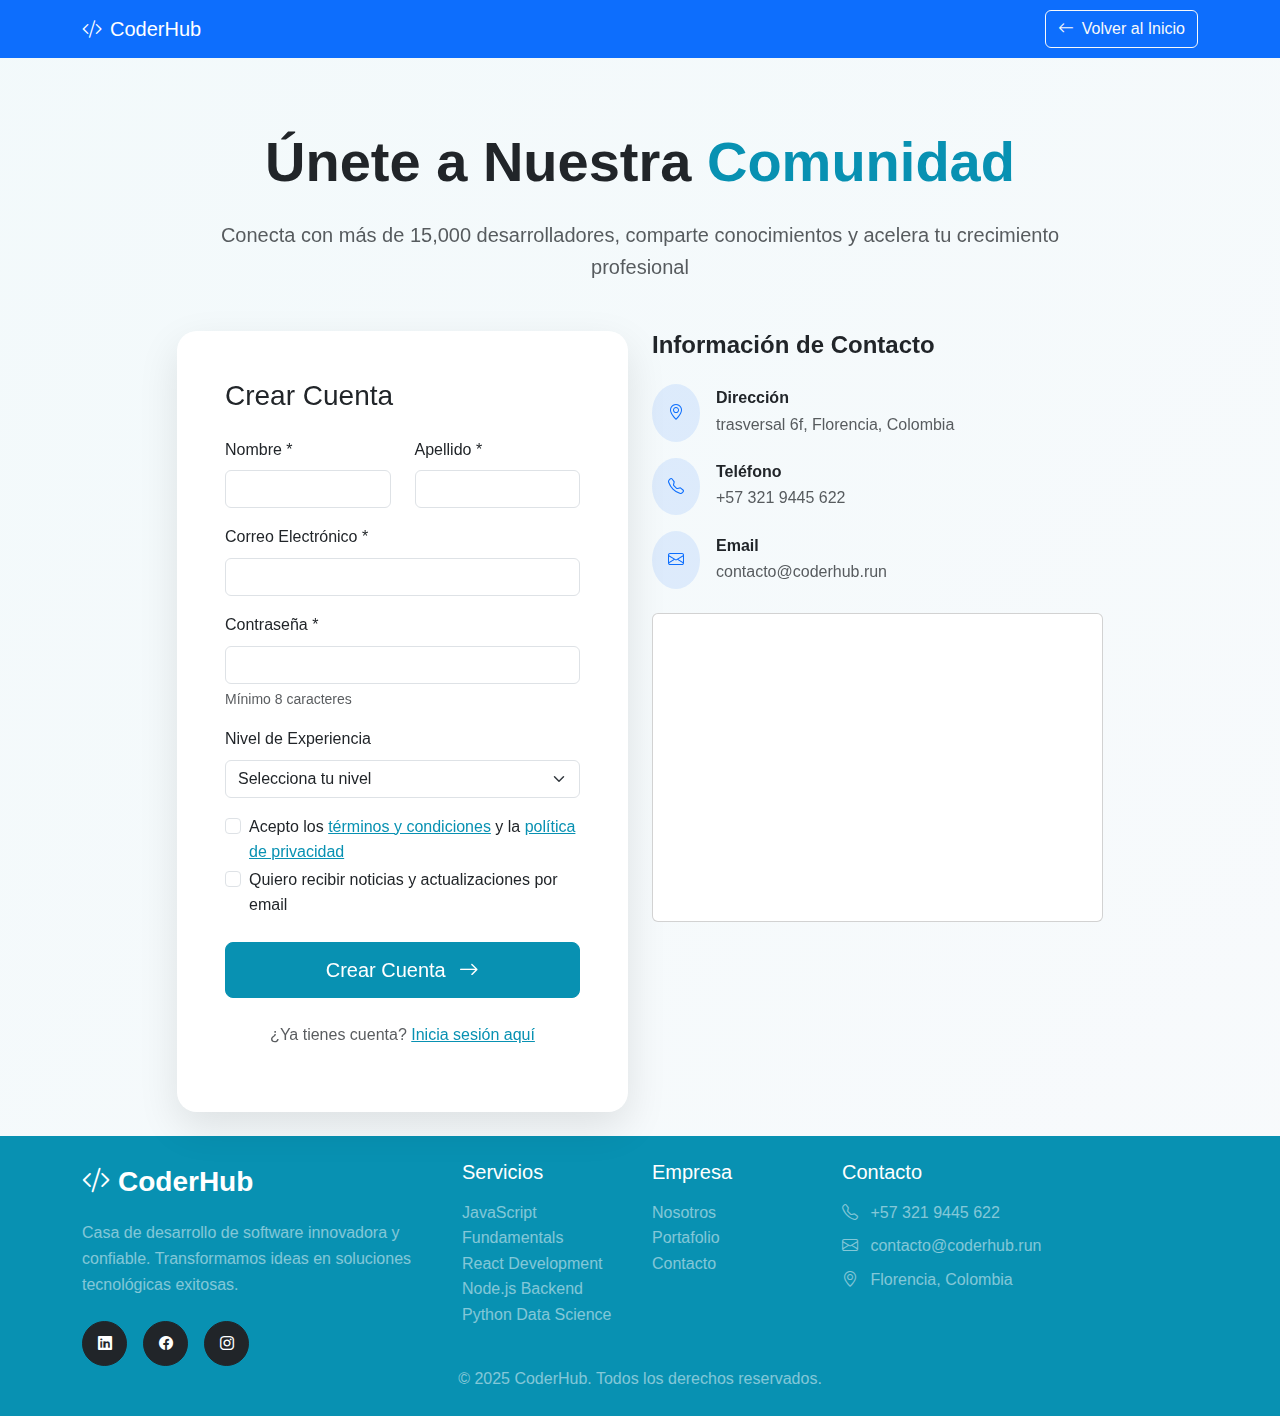
<file: app/contacto/registro-comunidad.html>
<!DOCTYPE html>
<html lang="es">
<head>
    <meta charset="UTF-8">
    <meta name="viewport" content="width=device-width, initial-scale=1.0">
    <title>Únete a la Comunidad</title>
    
    <!-- Bootstrap CSS -->
    <link href="https://cdn.jsdelivr.net/npm/bootstrap@5.3.2/dist/css/bootstrap.min.css" rel="stylesheet">
    <!-- Bootstrap Icons -->
    <link rel="stylesheet" href="https://cdn.jsdelivr.net/npm/bootstrap-icons@1.11.1/font/bootstrap-icons.css">
    <!-- AOS Animation Library -->
    <link href="https://unpkg.com/aos@2.3.1/dist/aos.css" rel="stylesheet">
    <link rel="stylesheet" href="../contacto/estilo9.css" />
    
   
</head>
<body>
    <!-- Navegación -->
    <nav class="navbar navbar-expand-lg navbar-dark bg-primary fixed-top">
        <div class="container">
            <a class="navbar-brand" href="../../index.html">
                <i class="bi bi-code-slash me-2"></i>CoderHub
            </a>
            <button class="btn btn-outline-light" onclick="window.location.href='../../index.html'">
                <i class="bi bi-arrow-left me-2"></i>Volver al Inicio
            </button>
        </div>
    </nav>

    <section class="py-5" style="margin-top: 80px;">
        <div class="container">
            <div class="row justify-content-center">
                <div class="col-lg-10">
                    <div class="text-center mb-5" data-aos="fade-up">
                        <h1 class="display-4 fw-bold mb-4">
                            Únete a Nuestra <span style="color: var(--primary-color);">Comunidad</span>
                        </h1>
                        <p class="lead text-muted">
                            Conecta con más de 15,000 desarrolladores, comparte conocimientos y acelera tu crecimiento profesional
                        </p>
                    </div>
                    
                    <div class="row">
                        <!-- Registration Form -->
                        <div class="col-lg-6" data-aos="fade-right">
                            <div class="registration-form p-5">
                                <h3 class="mb-4">Crear Cuenta</h3>
                                <form id="registrationForm">
                                    <div class="row">
                                        <div class="col-md-6 mb-3">
                                            <label for="firstName" class="form-label">Nombre *</label>
                                            <input type="text" class="form-control" id="firstName" required>
                                        </div>
                                        <div class="col-md-6 mb-3">
                                            <label for="lastName" class="form-label">Apellido *</label>
                                            <input type="text" class="form-control" id="lastName" required>
                                        </div>
                                    </div>
                                    
                                    <div class="mb-3">
                                        <label for="email" class="form-label">Correo Electrónico *</label>
                                        <input type="email" class="form-control" id="email" required>
                                    </div>
                                    
                                    <div class="mb-3">
                                        <label for="password" class="form-label">Contraseña *</label>
                                        <input type="password" class="form-control" id="password" required>
                                        <div class="form-text">Mínimo 8 caracteres</div>
                                    </div>
                                    
                                    <div class="mb-3">
                                        <label for="experience" class="form-label">Nivel de Experiencia</label>
                                        <select class="form-select" id="experience">
                                            <option value="">Selecciona tu nivel</option>
                                            <option value="beginner">Principiante</option>
                                            <option value="intermediate">Intermedio</option>
                                            <option value="advanced">Avanzado</option>
                                            <option value="expert">Experto</option>
                                        </select>
                                    </div>
                                           
                                    
                                    <div class="mb-4">
                                        <div class="form-check">
                                            <input class="form-check-input" type="checkbox" id="terms" required>
                                            <label class="form-check-label" for="terms">
                                                Acepto los <a href="#" style="color: var(--primary-color);">términos y condiciones</a> y la <a href="#" style="color: var(--primary-color);">política de privacidad</a>
                                            </label>
                                        </div>
                                        <div class="form-check">
                                            <input class="form-check-input" type="checkbox" id="newsletter">
                                            <label class="form-check-label" for="newsletter">
                                                Quiero recibir noticias y actualizaciones por email
                                            </label>
                                        </div>
                                    </div>
                                    
                                    <button type="submit" class="btn btn-primary w-100 btn-lg">
                                        Crear Cuenta <i class="bi bi-arrow-right ms-2"></i>
                                    </button>
                                </form>
                                
                                <div class="text-center mt-4">
                                    <p class="text-muted">¿Ya tienes cuenta? <a href="#" style="color: var(--primary-color);">Inicia sesión aquí</a></p>
                                </div>
                            </div>
                        </div>
                        
                        
                <div class="col-lg-6" data-aos="fade-left">
                    <div class="mb-4">
                        <h4 class="fw-bold mb-4">Información de Contacto</h4>
                        <div class="d-flex align-items-center mb-3">
                            <div class="bg-primary bg-opacity-10 p-3 rounded-circle me-3">
                                <i class="bi bi-geo-alt text-primary"></i>
                            </div>
                            <div>
                                <h6 class="fw-semibold mb-1">Dirección</h6>
                                <p class="text-muted mb-0">trasversal 6f, Florencia, Colombia</p>
                            </div>
                        </div>
                        <div class="d-flex align-items-center mb-3">
                            <div class="bg-primary bg-opacity-10 p-3 rounded-circle me-3">
                                <i class="bi bi-telephone text-primary"></i>
                            </div>
                            <div>
                                <h6 class="fw-semibold mb-1">Teléfono</h6>
                                <p class="text-muted mb-0">+57 321 9445 622</p>
                            </div>
                        </div>
                        <div class="d-flex align-items-center mb-4">
                            <div class="bg-primary bg-opacity-10 p-3 rounded-circle me-3">
                                <i class="bi bi-envelope text-primary"></i>
                            </div>
                            <div>
                                <h6 class="fw-semibold mb-1">Email</h6>
                                <p class="text-muted mb-0">contacto@coderhub.run</p>
                            </div>
                        </div>
                    </div>
                                   
                    <div class="card">
                        <div class="card-body p-0">
                            <iframe 
                               src="https://www.google.com/maps/embed?pb=!1m18!1m12!1m3!1d3978.5619816228826!2d-75.60873542502627!3d1.6143807984262996!2m3!1f0!2f0!3f0!3m2!1i1024!2i768!4f13.1!3m3!1m2!1s0x8e244e774b123c8b%3A0x8c0fbcbb4cf01ed4!2sParque%20Santander%2C%20Florencia%2C%20Caquet%C3%A1!5e0!3m2!1ses!2sco!4v1726493256789!5m2!1ses!2sco"
    
                                width="100%" 
                                height="300" 
                                style="border:0; border-radius: 0.375rem;" 
                                allowfullscreen="" 
                                loading="lazy" 
                                referrerpolicy="no-referrer-when-downgrade">
                            </iframe>
                        </div>
                    </div>
                </div>
            </div>
        </div>
    </section>

      <!-- Footer -->
    <footer class="footer section-padding">
        <div class="container">
            <div class="row g-4">
                <div class="col-lg-4 mb-4 mb-lg-0">
                    <div class="d-flex align-items-center mb-3">
                        <i class="bi bi-code-slash me-2 fs-3 text-white"></i>
                        <span class="fs-3 fw-bold text-white">CoderHub</span>
                    </div>
                    <p class="text-white-50 mb-4">
                        Casa de desarrollo de software innovadora y confiable. 
                        Transformamos ideas en soluciones tecnológicas exitosas.
                    </p>
                    
                    <div class="d-flex gap-3">
                        <a href="https://www.linkedin.com/company/coderhub" target="_blank"
                            class="btn btn-dark btn-sm rounded-circle d-flex align-items-center justify-content-center"
                            style="width: 45px; height: 45px;">
                            <i class="bi bi-linkedin text-white"></i>
                        </a>
                        <a href="https://www.facebook.com/coderhubchile" target="_blank"
                            class="btn btn-dark btn-sm rounded-circle d-flex align-items-center justify-content-center"
                            style="width: 45px; height: 45px;">
                            <i class="bi bi-facebook text-white"></i>
                        </a>
                        <a href="https://www.instagram.com/codeandsecure_hub?igsh=MTliNThnMjdnNXBkeA==" target="_blank"
                            class="btn btn-dark btn-sm rounded-circle d-flex align-items-center justify-content-center"
                            style="width: 45px; height: 45px;">
                            <i class="bi bi-instagram text-white"></i>
                        </a>
                    </div>
                </div>

                <div class="col-md-4 col-lg-2">
                    <h5 class="mb-3 text-white">Servicios</h5>
                    <ul class="list-unstyled">
                        <li><a href="#servicios" class="text-white-50 text-decoration-none">JavaScript Fundamentals</a></li>
                        <li><a href="#servicios" class="text-white-50 text-decoration-none">React Development</a></li>
                        <li><a href="#servicios" class="text-white-50 text-decoration-none">Node.js Backend</a></li>
                        <li><a href="#servicios" class="text-white-50 text-decoration-none">Python Data Science</a></li>
                    </ul>
                </div>
                <div class="col-md-4 col-lg-2">
                    <h5 class="mb-3 text-white">Empresa</h5>
                    <ul class="list-unstyled">
                        <li><a href="#nosotros" class="text-white-50 text-decoration-none">Nosotros</a></li>
                        <li><a href="#portafolio" class="text-white-50 text-decoration-none">Portafolio</a></li>
                        <li><a href="#contacto" class="text-white-50 text-decoration-none">Contacto</a></li>
                    </ul>
                </div>
                
                <div class="col-md-4 col-lg-4">
                    <h5 class="mb-3 text-white">Contacto</h5>
                    <div class="text-white-50">
                        <p class="mb-2">
                            <i class="bi bi-telephone me-2"></i>
                            +57 321 9445 622
                        </p>
                        <p class="mb-2">
                            <i class="bi bi-envelope me-2"></i>
                            contacto@coderhub.run
                        </p>
                        <p class="mb-0">
                            <i class="bi bi-geo-alt me-2"></i>
                            Florencia, Colombia
                        </p>
                    </div>
                </div>
            </div>
           
            <div class="text-center text-white-50">
                <p>&copy; 2025 CoderHub. Todos los derechos reservados.</p>
            </div>
        </div>
    </footer>

    <!-- Bootstrap JS -->
    <script src="https://cdn.jsdelivr.net/npm/bootstrap@5.3.2/dist/js/bootstrap.bundle.min.js"></script>
    <!-- AOS Animation JS -->
    <script src="https://unpkg.com/aos@2.3.1/dist/aos.js"></script>
    
    <script>
        AOS.init({
            duration: 800,
            easing: 'ease-out',
            once: true
        });
        
        // Form submission handler
        document.getElementById('registrationForm').addEventListener('submit', function(e) {
            e.preventDefault();
            
            // Get form data
            const formData = new FormData(this);
            const data = Object.fromEntries(formData);
            
            // Simple validation
            if (!data.firstName || !data.lastName || !data.email || !data.password) {
                alert('Por favor completa todos los campos obligatorios');
                return;
            }
            
            if (data.password.length < 8) {
                alert('La contraseña debe tener al menos 8 caracteres');
                return;
            }
            
            // Simulate registration success
            alert('¡Registro exitoso! Te hemos enviado un email de confirmación.');
            
            // Redirect to main page after 2 seconds
            setTimeout(() => {
                window.location.href = '../index.html';
            }, 2000);
        });
    </script>
</body>
</html>
</file>
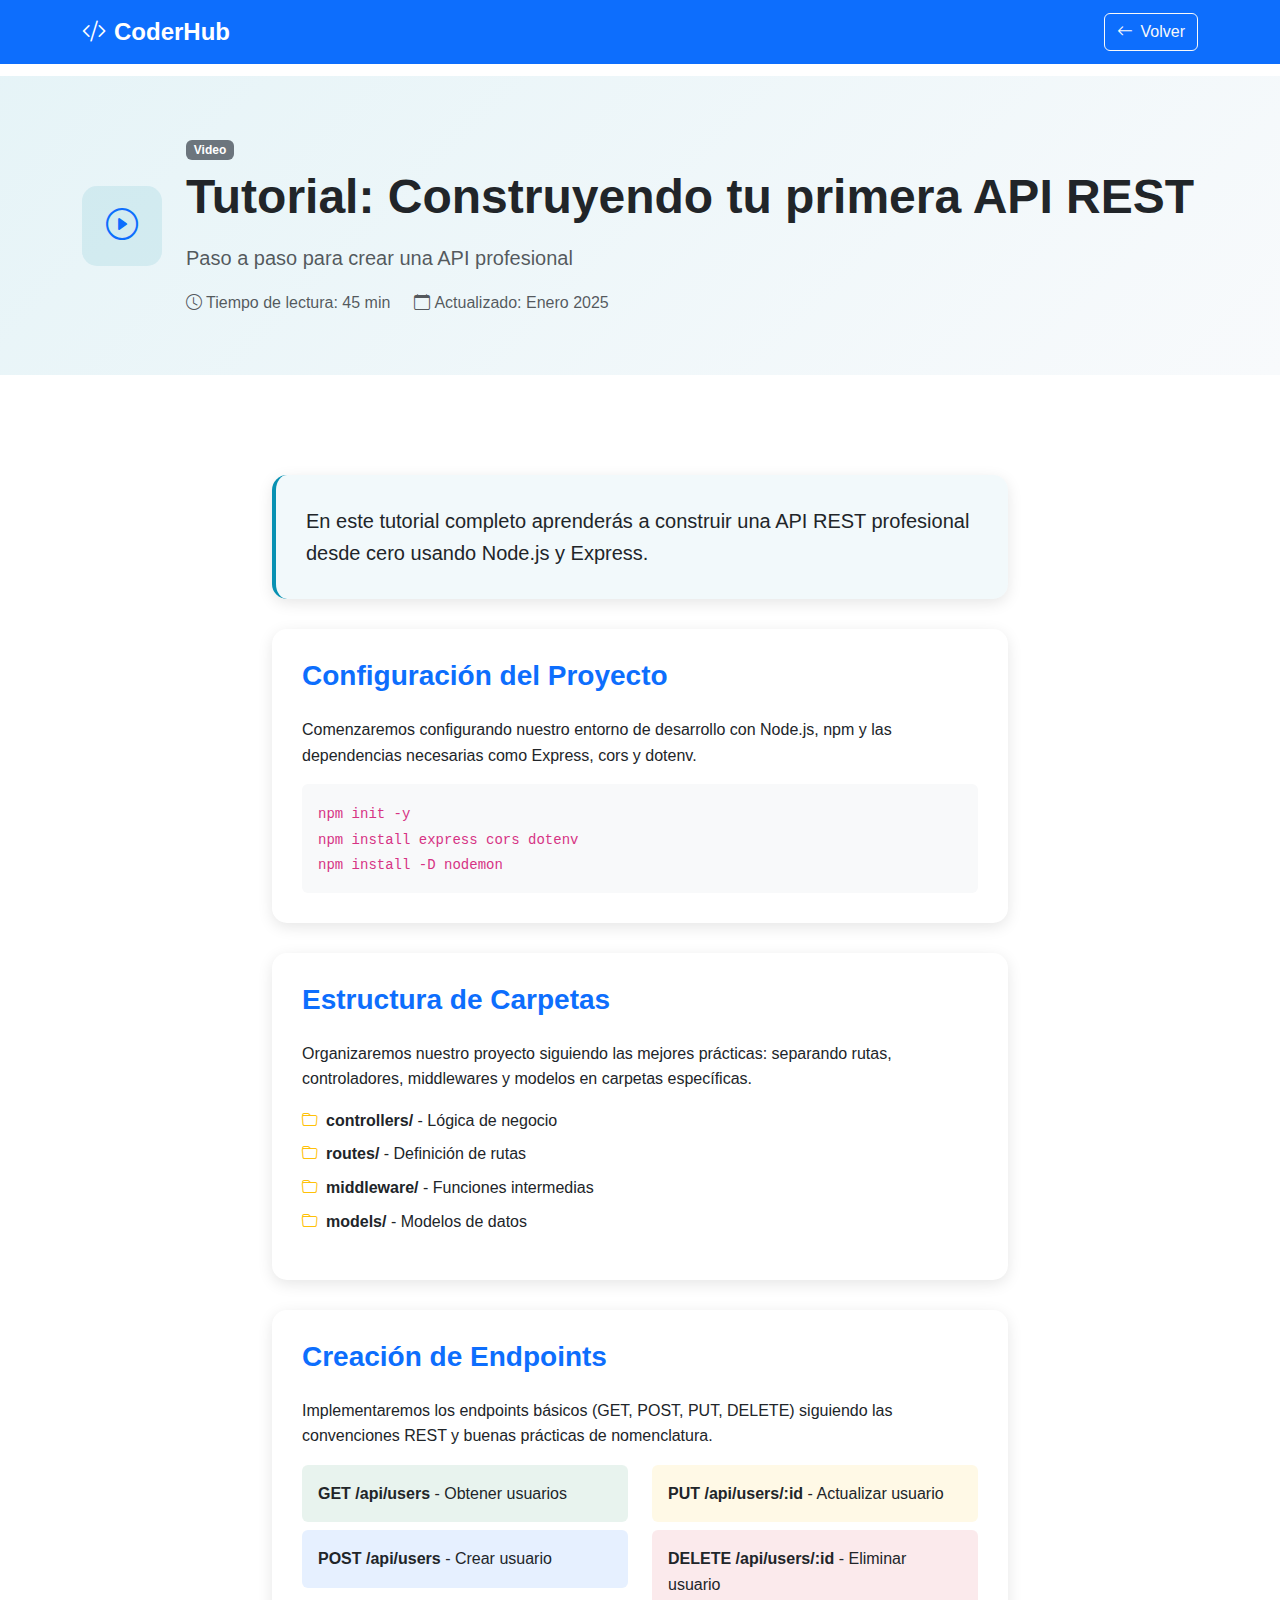
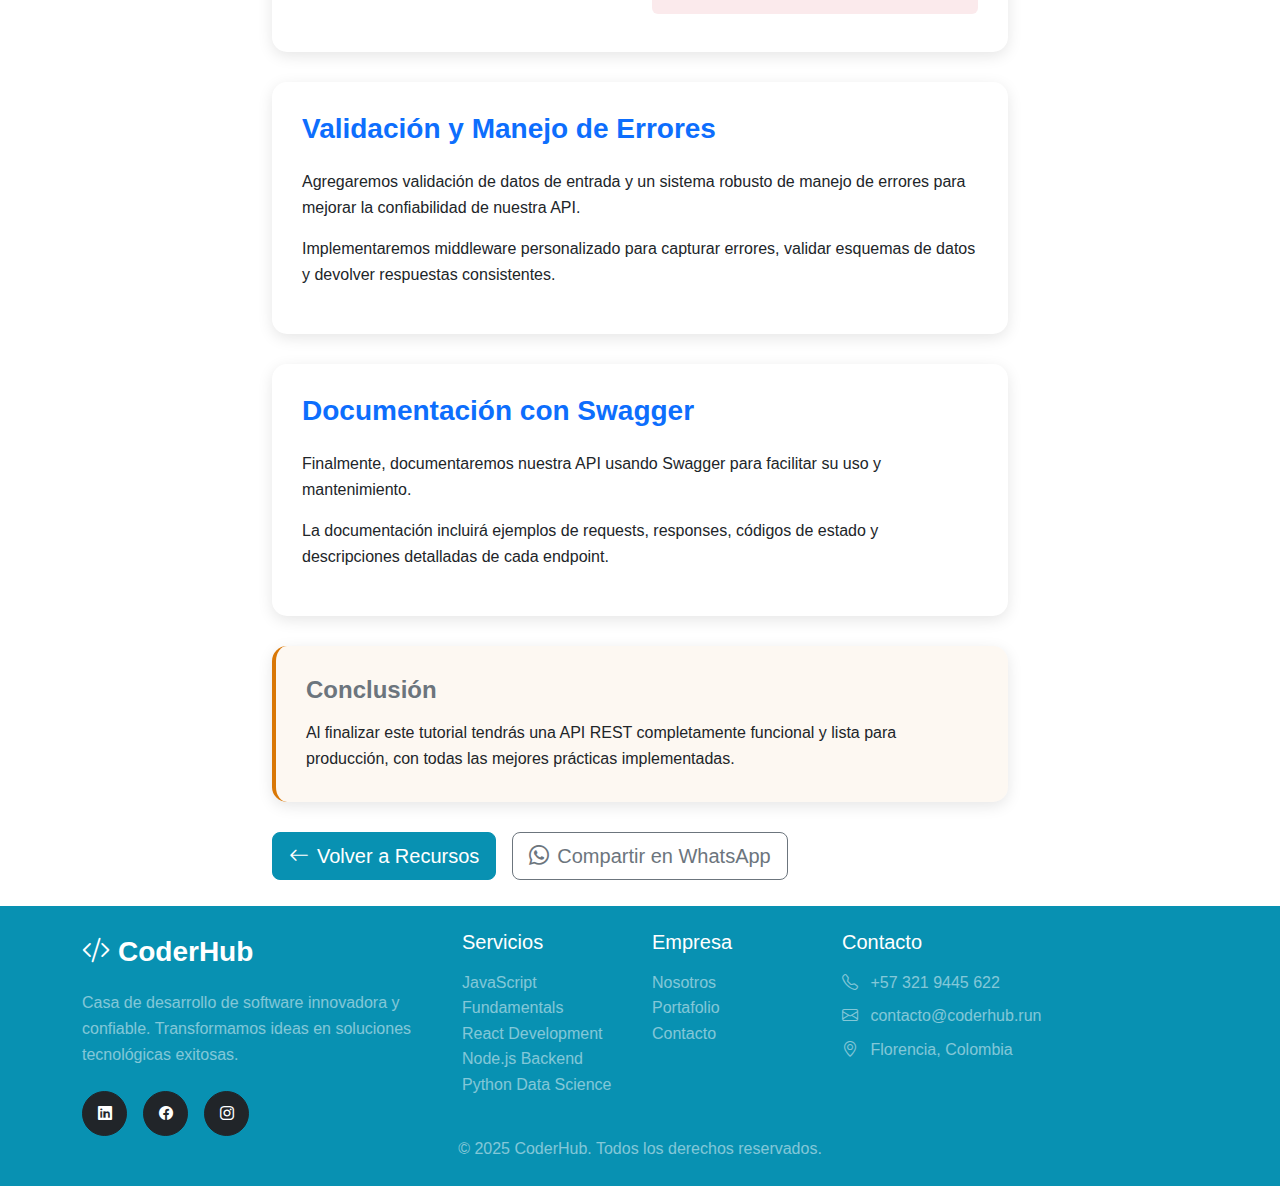
<file: app/portafolio/recurso-api.html>
<!DOCTYPE html>
<html lang="es">
<head>
    <meta charset="UTF-8">
    <meta name="viewport" content="width=device-width, initial-scale=1.0">
    <title>Tutorial</title>
    
    <!-- Bootstrap CSS -->
    <link href="https://cdn.jsdelivr.net/npm/bootstrap@5.3.2/dist/css/bootstrap.min.css" rel="stylesheet">
    <!-- Bootstrap Icons -->
    <link rel="stylesheet" href="https://cdn.jsdelivr.net/npm/bootstrap-icons@1.11.1/font/bootstrap-icons.css">
    <link rel="stylesheet" href="../portafolio/estilo6.css" />
    
</head>
<body>
    <!-- Navegación -->
    <nav class="navbar navbar-expand-lg navbar-dark bg-primary fixed-top">
        <div class="container">
            <a class="navbar-brand" href="../../index.html">
                <i class="bi bi-code-slash me-2"></i>CoderHub
            </a>
            
            <div class="ms-auto">
                <a href="../../index.html" class="btn btn-outline-light">
                    <i class="bi bi-arrow-left me-2"></i>Volver
                </a>
            </div>
        </div>
    </nav>

    <!-- Header -->
    <section class="article-header">
        <div class="container">
            <div class="row align-items-center">
                <div class="col-auto">
                    <div class="article-icon">
                        <i class="bi bi-play-circle text-primary" style="font-size: 2rem;"></i>
                    </div>
                </div>
                <div class="col">
                    <span class="badge bg-secondary mb-2">Video</span>
                    <h1 class="display-5 fw-bold mb-3">Tutorial: Construyendo tu primera API REST</h1>
                    <p class="lead text-muted mb-3">Paso a paso para crear una API profesional</p>
                    <div class="d-flex gap-4 text-muted">
                        <span><i class="bi bi-clock me-1"></i>Tiempo de lectura: 45 min</span>
                        <span><i class="bi bi-calendar me-1"></i>Actualizado: Enero 2025</span>
                    </div>
                </div>
            </div>
        </div>
    </section>


    <section class="content-section">
        <div class="container">
            <div class="row justify-content-center">
                <div class="col-lg-8">
                    
                    <div class="content-card intro-card">
                        <p class="fs-5 mb-0">
                            En este tutorial completo aprenderás a construir una API REST profesional desde cero usando Node.js y Express.
                        </p>
                    </div>

                    <!-- Section 1 -->
                    <div class="content-card">
                        <h2 class="h3 fw-bold text-primary mb-4">Configuración del Proyecto</h2>
                        <p>
                            Comenzaremos configurando nuestro entorno de desarrollo con Node.js, npm y las dependencias necesarias como Express, cors y dotenv.
                        </p>
                        <div class="bg-light p-3 rounded">
                            <code>
                                npm init -y<br>
                                npm install express cors dotenv<br>
                                npm install -D nodemon
                            </code>
                        </div>
                    </div>

                    <!-- Section 2 -->
                    <div class="content-card">
                        <h2 class="h3 fw-bold text-primary mb-4">Estructura de Carpetas</h2>
                        <p>
                            Organizaremos nuestro proyecto siguiendo las mejores prácticas: separando rutas, controladores, middlewares y modelos en carpetas específicas.
                        </p>
                        <ul class="list-unstyled">
                            <li class="mb-2"><i class="bi bi-folder text-warning me-2"></i><strong>controllers/</strong> - Lógica de negocio</li>
                            <li class="mb-2"><i class="bi bi-folder text-warning me-2"></i><strong>routes/</strong> - Definición de rutas</li>
                            <li class="mb-2"><i class="bi bi-folder text-warning me-2"></i><strong>middleware/</strong> - Funciones intermedias</li>
                            <li class="mb-2"><i class="bi bi-folder text-warning me-2"></i><strong>models/</strong> - Modelos de datos</li>
                        </ul>
                    </div>

                    <!-- Section 3 -->
                    <div class="content-card">
                        <h2 class="h3 fw-bold text-primary mb-4">Creación de Endpoints</h2>
                        <p>
                            Implementaremos los endpoints básicos (GET, POST, PUT, DELETE) siguiendo las convenciones REST y buenas prácticas de nomenclatura.
                        </p>
                        <div class="row">
                            <div class="col-md-6">
                                <div class="bg-success bg-opacity-10 p-3 rounded mb-2">
                                    <strong>GET /api/users</strong> - Obtener usuarios
                                </div>
                                <div class="bg-primary bg-opacity-10 p-3 rounded mb-2">
                                    <strong>POST /api/users</strong> - Crear usuario
                                </div>
                            </div>
                            <div class="col-md-6">
                                <div class="bg-warning bg-opacity-10 p-3 rounded mb-2">
                                    <strong>PUT /api/users/:id</strong> - Actualizar usuario
                                </div>
                                <div class="bg-danger bg-opacity-10 p-3 rounded mb-2">
                                    <strong>DELETE /api/users/:id</strong> - Eliminar usuario
                                </div>
                            </div>
                        </div>
                    </div>

                    <!-- Section 4 -->
                    <div class="content-card">
                        <h2 class="h3 fw-bold text-primary mb-4">Validación y Manejo de Errores</h2>
                        <p>
                            Agregaremos validación de datos de entrada y un sistema robusto de manejo de errores para mejorar la confiabilidad de nuestra API.
                        </p>
                        <p>
                            Implementaremos middleware personalizado para capturar errores, validar esquemas de datos y devolver respuestas consistentes.
                        </p>
                    </div>

                    <!-- Section 5 -->
                    <div class="content-card">
                        <h2 class="h3 fw-bold text-primary mb-4">Documentación con Swagger</h2>
                        <p>
                            Finalmente, documentaremos nuestra API usando Swagger para facilitar su uso y mantenimiento.
                        </p>
                        <p>
                            La documentación incluirá ejemplos de requests, responses, códigos de estado y descripciones detalladas de cada endpoint.
                        </p>
                    </div>

                    <!-- Conclusion -->
                    <div class="content-card conclusion-card">
                        <h3 class="h4 fw-bold text-secondary mb-3">Conclusión</h3>
                        <p class="mb-0">
                            Al finalizar este tutorial tendrás una API REST completamente funcional y lista para producción, con todas las mejores prácticas implementadas.
                        </p>
                    </div>

                    <!-- Action Buttons -->
                    <div class="d-flex flex-column flex-sm-row gap-3 mt-4">
                        <a href="../../index.html" class="btn btn-primary btn-lg">
                            <i class="bi bi-arrow-left me-2"></i>Volver a Recursos
                        </a>
                        <a href="https://wa.me/?text=¡Hola!%20Te%20comparto%20este%20excelente%20tutorial%20sobre%20cómo%20construir%20tu%20primera%20API%20REST%20de%20CoderHub.%20Aprenderás%20Node.js,%20Express,%20validación%20y%20documentación%20con%20Swagger.%20¡Muy%20útil%20para%20desarrolladores!" 
                           class="btn btn-outline-secondary btn-lg" 
                           target="_blank">
                            <i class="bi bi-whatsapp me-2"></i>Compartir en WhatsApp
                        </a>
                    </div>
                </div>
            </div>
        </div>
    </section>

   <!-- Footer -->
    <footer class="footer section-padding">
        <div class="container">
            <div class="row g-4">
                <div class="col-lg-4 mb-4 mb-lg-0">
                    <div class="d-flex align-items-center mb-3">
                        <i class="bi bi-code-slash me-2 fs-3 text-white"></i>
                        <span class="fs-3 fw-bold text-white">CoderHub</span>
                    </div>
                    <p class="text-white-50 mb-4">
                        Casa de desarrollo de software innovadora y confiable. 
                        Transformamos ideas en soluciones tecnológicas exitosas.
                    </p>
                    <div class="d-flex gap-3">
                        <a href="https://www.linkedin.com/company/coderhub" target="_blank"
                            class="btn btn-dark btn-sm rounded-circle d-flex align-items-center justify-content-center"
                            style="width: 45px; height: 45px;">
                            <i class="bi bi-linkedin text-white"></i>
                        </a>
                        <a href="https://www.facebook.com/coderhubchile" target="_blank"
                            class="btn btn-dark btn-sm rounded-circle d-flex align-items-center justify-content-center"
                            style="width: 45px; height: 45px;">
                            <i class="bi bi-facebook text-white"></i>
                        </a>
                        <a href="https://www.instagram.com/codeandsecure_hub?igsh=MTliNThnMjdnNXBkeA==" target="_blank"
                            class="btn btn-dark btn-sm rounded-circle d-flex align-items-center justify-content-center"
                            style="width: 45px; height: 45px;">
                            <i class="bi bi-instagram text-white"></i>
                        </a>
                    </div>
                </div>

                <div class="col-md-4 col-lg-2">
                    <h5 class="mb-3 text-white">Servicios</h5>
                    <ul class="list-unstyled">
                        <li><a href="#servicios" class="text-white-50 text-decoration-none">JavaScript Fundamentals</a></li>
                        <li><a href="#servicios" class="text-white-50 text-decoration-none">React Development</a></li>
                        <li><a href="#servicios" class="text-white-50 text-decoration-none">Node.js Backend</a></li>
                        <li><a href="#servicios" class="text-white-50 text-decoration-none">Python Data Science</a></li>
                    </ul>
                </div>
                <div class="col-md-4 col-lg-2">
                    <h5 class="mb-3 text-white">Empresa</h5>
                    <ul class="list-unstyled">
                        <li><a href="#nosotros" class="text-white-50 text-decoration-none">Nosotros</a></li>
                        <li><a href="#portafolio" class="text-white-50 text-decoration-none">Portafolio</a></li>
                        <li><a href="#contacto" class="text-white-50 text-decoration-none">Contacto</a></li>
                    </ul>
                </div>
                <div class="col-md-4 col-lg-4">
                    <h5 class="mb-3 text-white">Contacto</h5>
                    <div class="text-white-50">
                        <p class="mb-2">
                            <i class="bi bi-telephone me-2"></i>
                            +57 321 9445 622
                        </p>
                        <p class="mb-2">
                            <i class="bi bi-envelope me-2"></i>
                            contacto@coderhub.run
                        </p>
                        <p class="mb-0">
                            <i class="bi bi-geo-alt me-2"></i>
                            Florencia, Colombia
                        </p>
                    </div>
                </div>
            </div>
           
            <div class="text-center text-white-50">
                <p>&copy; 2025 CoderHub. Todos los derechos reservados.</p>
            </div>
        </div>
    </footer>

    <!-- Bootstrap JS -->
    <script src="https://cdn.jsdelivr.net/npm/bootstrap@5.3.2/dist/js/bootstrap.bundle.min.js"></script>
</body>
</html>
</file>
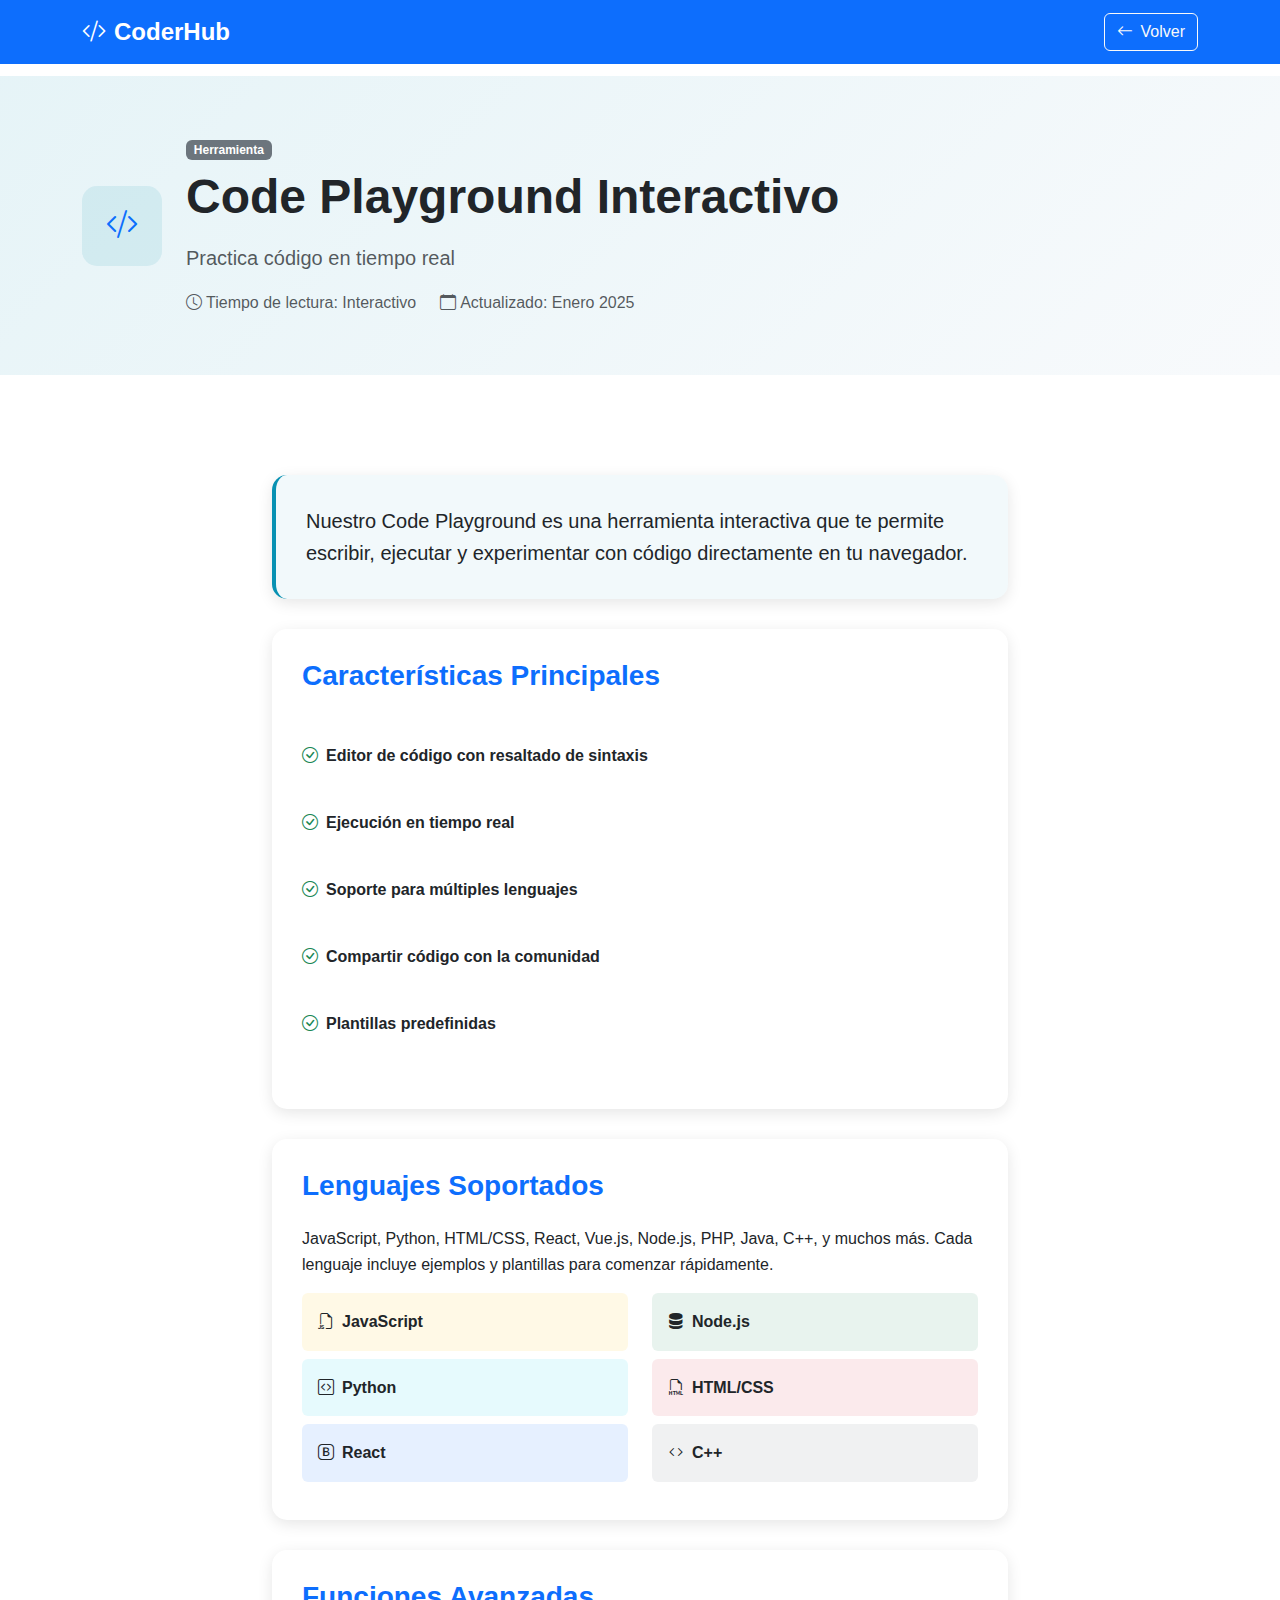
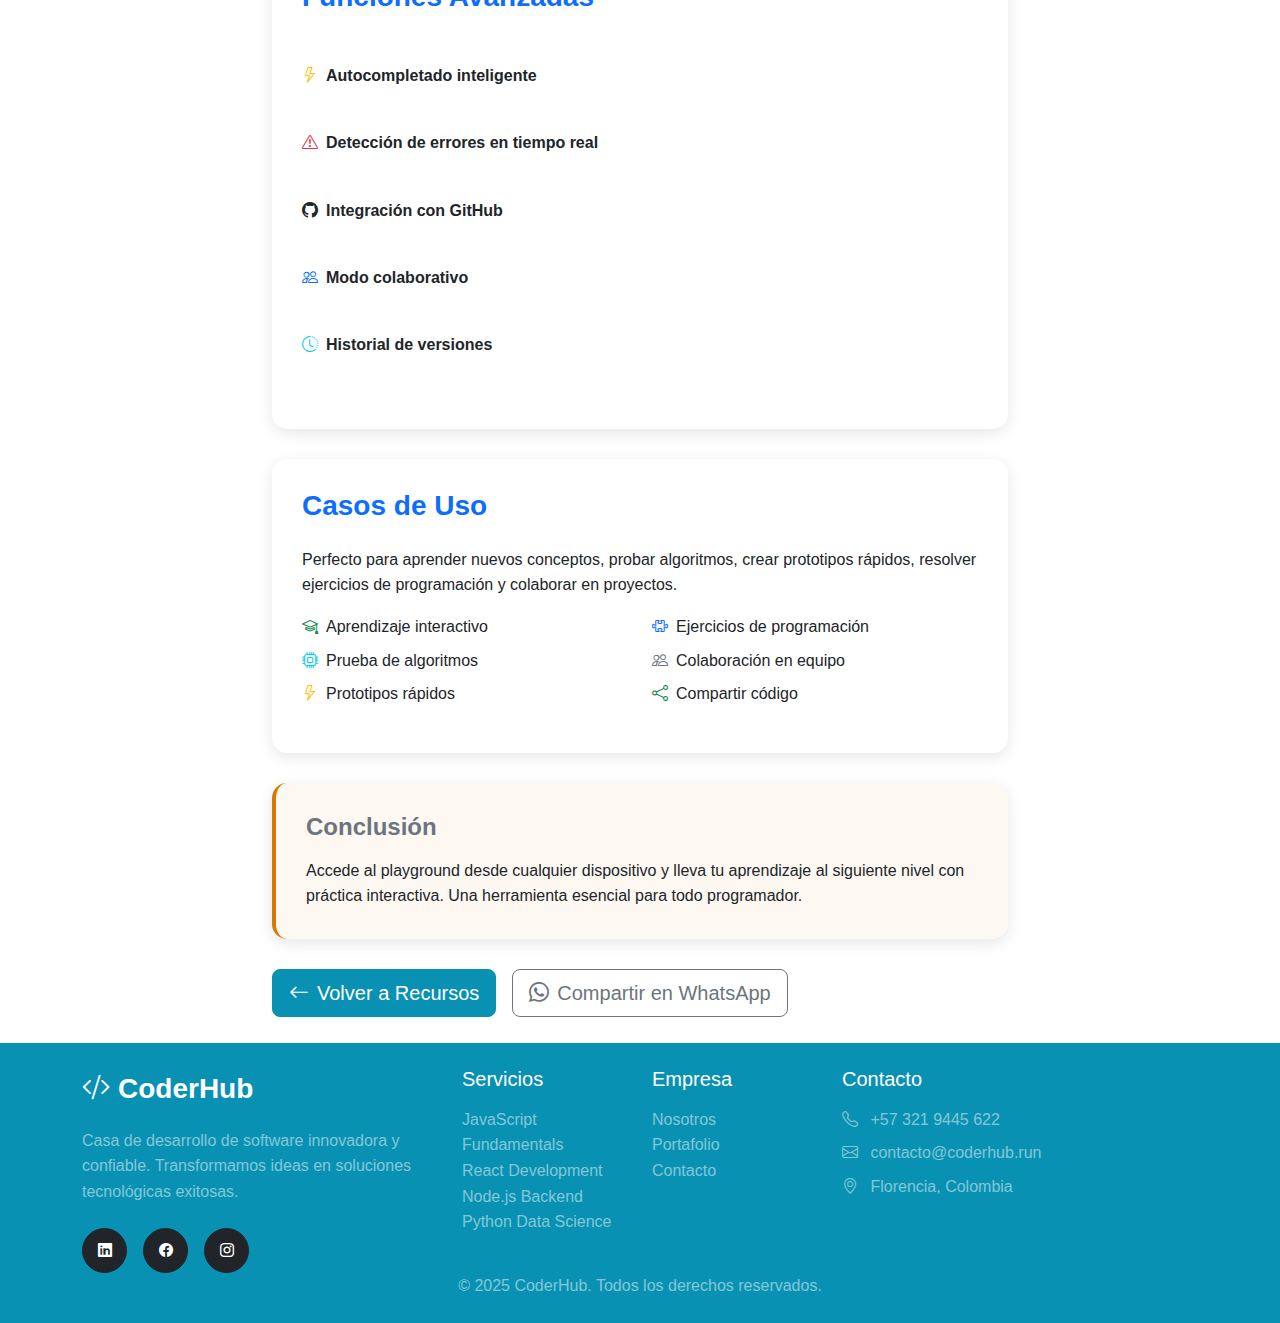
<file: app/portafolio/recurso-playground.html>
<!DOCTYPE html>
<html lang="es">
<head>
    <meta charset="UTF-8">
    <meta name="viewport" content="width=device-width, initial-scale=1.0">
    <title>Code Playground Interactivo</title>
    
    <!-- Bootstrap CSS -->
    <link href="https://cdn.jsdelivr.net/npm/bootstrap@5.3.2/dist/css/bootstrap.min.css" rel="stylesheet">
    <!-- Bootstrap Icons -->
    <link rel="stylesheet" href="https://cdn.jsdelivr.net/npm/bootstrap-icons@1.11.1/font/bootstrap-icons.css">
    <link rel="stylesheet" href="../portafolio/estilo7.css" />
    
</head>
<body>
    <!-- Navigation -->
    <nav class="navbar navbar-expand-lg navbar-dark bg-primary fixed-top">
        <div class="container">
            <a class="navbar-brand" href="../../index.html">
                <i class="bi bi-code-slash me-2"></i>CoderHub
            </a>
            
            <div class="ms-auto">
                <a href="../../index.html" class="btn btn-outline-light">
                    <i class="bi bi-arrow-left me-2"></i>Volver
                </a>
            </div>
        </div>
    </nav>

    <section class="article-header">
        <div class="container">
            <div class="row align-items-center">
                <div class="col-auto">
                    <div class="article-icon">
                        <i class="bi bi-code-slash text-primary" style="font-size: 2rem;"></i>
                    </div>
                </div>
                <div class="col">
                    <span class="badge bg-secondary mb-2">Herramienta</span>
                    <h1 class="display-5 fw-bold mb-3">Code Playground Interactivo</h1>
                    <p class="lead text-muted mb-3">Practica código en tiempo real</p>
                    <div class="d-flex gap-4 text-muted">
                        <span><i class="bi bi-clock me-1"></i>Tiempo de lectura: Interactivo</span>
                        <span><i class="bi bi-calendar me-1"></i>Actualizado: Enero 2025</span>
                    </div>
                </div>
            </div>
        </div>
    </section>

    <section class="content-section">
        <div class="container">
            <div class="row justify-content-center">
                <div class="col-lg-8">
                    
                    <div class="content-card intro-card">
                        <p class="fs-5 mb-0">
                            Nuestro Code Playground es una herramienta interactiva que te permite escribir, ejecutar y experimentar con código directamente en tu navegador.
                        </p>
                    </div>

                    <!-- Section 1 -->
                    <div class="content-card">
                        <h2 class="h3 fw-bold text-primary mb-4">Características Principales</h2>
                        <div class="feature-list">
                            <p><i class="bi bi-check-circle text-success me-2"></i><strong>Editor de código con resaltado de sintaxis</strong></p>
                            <p><i class="bi bi-check-circle text-success me-2"></i><strong>Ejecución en tiempo real</strong></p>
                            <p><i class="bi bi-check-circle text-success me-2"></i><strong>Soporte para múltiples lenguajes</strong></p>
                            <p><i class="bi bi-check-circle text-success me-2"></i><strong>Compartir código con la comunidad</strong></p>
                            <p><i class="bi bi-check-circle text-success me-2"></i><strong>Plantillas predefinidas</strong></p>
                        </div>
                    </div>

                    <!-- Section 2 -->
                    <div class="content-card">
                        <h2 class="h3 fw-bold text-primary mb-4">Lenguajes Soportados</h2>
                        <p>
                            JavaScript, Python, HTML/CSS, React, Vue.js, Node.js, PHP, Java, C++, y muchos más. Cada lenguaje incluye ejemplos y plantillas para comenzar rápidamente.
                        </p>
                        <div class="row">
                            <div class="col-md-6">
                                <div class="bg-warning bg-opacity-10 p-3 rounded mb-2">
                                    <i class="bi bi-filetype-js me-2"></i><strong>JavaScript</strong>
                                </div>
                                <div class="bg-info bg-opacity-10 p-3 rounded mb-2">
                                    <i class="bi bi-code-square me-2"></i><strong>Python</strong>
                                </div>
                                <div class="bg-primary bg-opacity-10 p-3 rounded mb-2">
                                    <i class="bi bi-bootstrap me-2"></i><strong>React</strong>
                                </div>
                            </div>
                            <div class="col-md-6">
                                <div class="bg-success bg-opacity-10 p-3 rounded mb-2">
                                    <i class="bi bi-server me-2"></i><strong>Node.js</strong>
                                </div>
                                <div class="bg-danger bg-opacity-10 p-3 rounded mb-2">
                                    <i class="bi bi-filetype-html me-2"></i><strong>HTML/CSS</strong>
                                </div>
                                <div class="bg-secondary bg-opacity-10 p-3 rounded mb-2">
                                    <i class="bi bi-code me-2"></i><strong>C++</strong>
                                </div>
                            </div>
                        </div>
                    </div>

                    <!-- Section 3 -->
                    <div class="content-card">
                        <h2 class="h3 fw-bold text-primary mb-4">Funciones Avanzadas</h2>
                        <div class="feature-list">
                            <p><i class="bi bi-lightning text-warning me-2"></i><strong>Autocompletado inteligente</strong></p>
                            <p><i class="bi bi-exclamation-triangle text-danger me-2"></i><strong>Detección de errores en tiempo real</strong></p>
                            <p><i class="bi bi-github text-dark me-2"></i><strong>Integración con GitHub</strong></p>
                            <p><i class="bi bi-people text-primary me-2"></i><strong>Modo colaborativo</strong></p>
                            <p><i class="bi bi-clock-history text-info me-2"></i><strong>Historial de versiones</strong></p>
                        </div>
                    </div>

                    <!-- Section 4 -->
                    <div class="content-card">
                        <h2 class="h3 fw-bold text-primary mb-4">Casos de Uso</h2>
                        <p>
                            Perfecto para aprender nuevos conceptos, probar algoritmos, crear prototipos rápidos, resolver ejercicios de programación y colaborar en proyectos.
                        </p>
                        <div class="row">
                            <div class="col-md-6">
                                <ul class="list-unstyled">
                                    <li class="mb-2"><i class="bi bi-mortarboard text-success me-2"></i>Aprendizaje interactivo</li>
                                    <li class="mb-2"><i class="bi bi-cpu text-info me-2"></i>Prueba de algoritmos</li>
                                    <li class="mb-2"><i class="bi bi-lightning text-warning me-2"></i>Prototipos rápidos</li>
                                </ul>
                            </div>
                            <div class="col-md-6">
                                <ul class="list-unstyled">
                                    <li class="mb-2"><i class="bi bi-puzzle text-primary me-2"></i>Ejercicios de programación</li>
                                    <li class="mb-2"><i class="bi bi-people text-secondary me-2"></i>Colaboración en equipo</li>
                                    <li class="mb-2"><i class="bi bi-share text-success me-2"></i>Compartir código</li>
                                </ul>
                            </div>
                        </div>
                    </div>

                    <!-- Conclusion -->
                    <div class="content-card conclusion-card">
                        <h3 class="h4 fw-bold text-secondary mb-3">Conclusión</h3>
                        <p class="mb-0">
                            Accede al playground desde cualquier dispositivo y lleva tu aprendizaje al siguiente nivel con práctica interactiva. Una herramienta esencial para todo programador.
                        </p>
                    </div>

                    <!-- Action Buttons -->
                    <div class="d-flex flex-column flex-sm-row gap-3 mt-4">
                        <a href="../../index.html" class="btn btn-primary btn-lg">
                            <i class="bi bi-arrow-left me-2"></i>Volver a Recursos
                        </a>
                        <a href="https://wa.me/?text=¡Hola!%20Te%20comparto%20esta%20increíble%20herramienta%20de%20CoderHub:%20Code%20Playground%20Interactivo.%20Puedes%20escribir,%20ejecutar%20y%20experimentar%20con%20código%20en%20tiempo%20real%20desde%20tu%20navegador.%20¡Perfecto%20para%20aprender%20programación!" 
                           class="btn btn-outline-secondary btn-lg" 
                           target="_blank">
                            <i class="bi bi-whatsapp me-2"></i>Compartir en WhatsApp
                        </a>
                    </div>
                </div>
            </div>
        </div>
    </section>

    <!-- Footer -->
    <footer class="footer section-padding">
        <div class="container">
            <div class="row g-4">
                <div class="col-lg-4 mb-4 mb-lg-0">
                    <div class="d-flex align-items-center mb-3">
                        <i class="bi bi-code-slash me-2 fs-3 text-white"></i>
                        <span class="fs-3 fw-bold text-white">CoderHub</span>
                    </div>
                    <p class="text-white-50 mb-4">
                        Casa de desarrollo de software innovadora y confiable. 
                        Transformamos ideas en soluciones tecnológicas exitosas.
                    </p>
                   
                    <div class="d-flex gap-3">
                        <a href="https://www.linkedin.com/company/coderhub" target="_blank"
                            class="btn btn-dark btn-sm rounded-circle d-flex align-items-center justify-content-center"
                            style="width: 45px; height: 45px;">
                            <i class="bi bi-linkedin text-white"></i>
                        </a>
                        <a href="https://www.facebook.com/coderhubchile" target="_blank"
                            class="btn btn-dark btn-sm rounded-circle d-flex align-items-center justify-content-center"
                            style="width: 45px; height: 45px;">
                            <i class="bi bi-facebook text-white"></i>
                        </a>
                        <a href="https://www.instagram.com/codeandsecure_hub?igsh=MTliNThnMjdnNXBkeA==" target="_blank"
                            class="btn btn-dark btn-sm rounded-circle d-flex align-items-center justify-content-center"
                            style="width: 45px; height: 45px;">
                            <i class="bi bi-instagram text-white"></i>
                        </a>
                    </div>
                </div>

                <div class="col-md-4 col-lg-2">
                    <h5 class="mb-3 text-white">Servicios</h5>
                    <ul class="list-unstyled">
                        <li><a href="#servicios" class="text-white-50 text-decoration-none">JavaScript Fundamentals</a></li>
                        <li><a href="#servicios" class="text-white-50 text-decoration-none">React Development</a></li>
                        <li><a href="#servicios" class="text-white-50 text-decoration-none">Node.js Backend</a></li>
                        <li><a href="#servicios" class="text-white-50 text-decoration-none">Python Data Science</a></li>
                    </ul>
                </div>
                <div class="col-md-4 col-lg-2">
                    <h5 class="mb-3 text-white">Empresa</h5>
                    <ul class="list-unstyled">
                        <li><a href="#nosotros" class="text-white-50 text-decoration-none">Nosotros</a></li>
                        <li><a href="#portafolio" class="text-white-50 text-decoration-none">Portafolio</a></li>
                        <li><a href="#contacto" class="text-white-50 text-decoration-none">Contacto</a></li>
                    </ul>
                </div>
              
                <div class="col-md-4 col-lg-4">
                    <h5 class="mb-3 text-white">Contacto</h5>
                    <div class="text-white-50">
                        <p class="mb-2">
                            <i class="bi bi-telephone me-2"></i>
                            +57 321 9445 622
                        </p>
                        <p class="mb-2">
                            <i class="bi bi-envelope me-2"></i>
                            contacto@coderhub.run
                        </p>
                        <p class="mb-0">
                            <i class="bi bi-geo-alt me-2"></i>
                            Florencia, Colombia
                        </p>
                    </div>
                </div>
            </div>
           
            <div class="text-center text-white-50">
                <p>&copy; 2025 CoderHub. Todos los derechos reservados.</p>
            </div>
        </div>
    </footer>

    
    <!-- Bootstrap JS -->
    <script src="https://cdn.jsdelivr.net/npm/bootstrap@5.3.2/dist/js/bootstrap.bundle.min.js"></script>
</body>
</html>
</file>
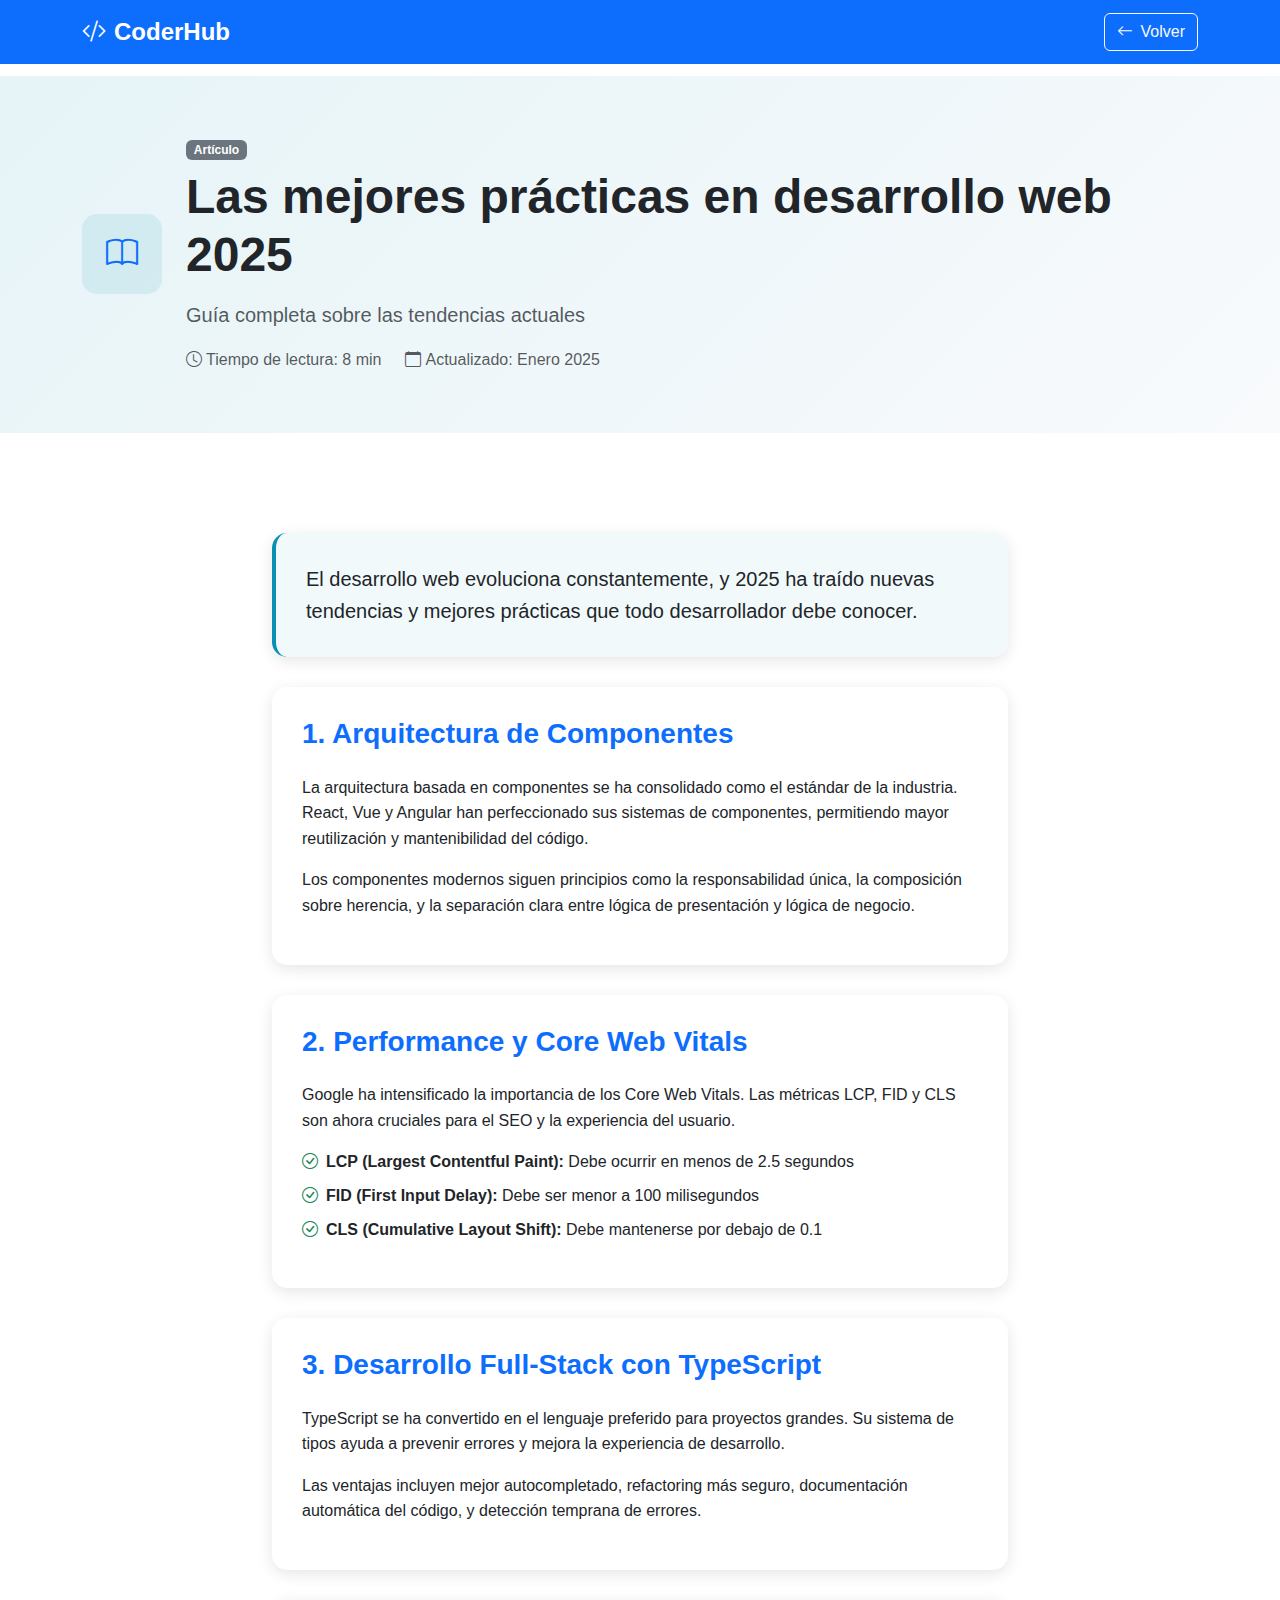
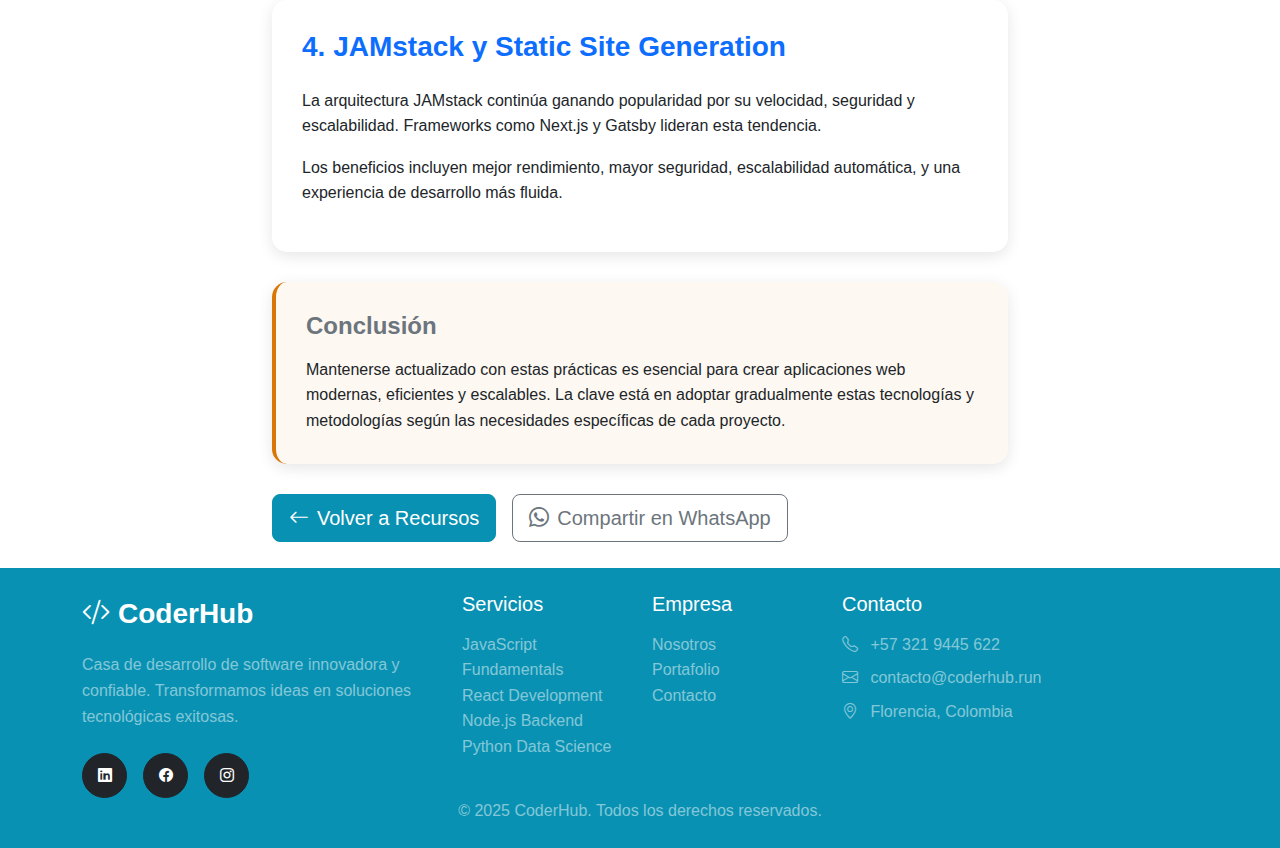
<file: app/portafolio/recurso-practicas.html>
<!DOCTYPE html>
<html lang="es">
<head>
    <meta charset="UTF-8">
    <meta name="viewport" content="width=device-width, initial-scale=1.0">
    <title>Las mejores prácticas en desarrollo web 2025</title>
    
    <!-- Bootstrap CSS -->
    <link href="https://cdn.jsdelivr.net/npm/bootstrap@5.3.2/dist/css/bootstrap.min.css" rel="stylesheet">
    <!-- Bootstrap Icons -->
    <link rel="stylesheet" href="https://cdn.jsdelivr.net/npm/bootstrap-icons@1.11.1/font/bootstrap-icons.css">
      <link rel="stylesheet" href="../portafolio/estilo5.css" />
    
</head>
<body>
    <!-- Navegación -->
    <nav class="navbar navbar-expand-lg navbar-dark bg-primary fixed-top">
        <div class="container">
            <a class="navbar-brand" href="../../index.html">
                <i class="bi bi-code-slash me-2"></i>CoderHub
            </a>
            
            <div class="ms-auto">
                <a href="../../index.html" class="btn btn-outline-light">
                    <i class="bi bi-arrow-left me-2"></i>Volver
                </a>
            </div>
        </div>
    </nav>

    <!-- Header -->
    <section class="article-header">
        <div class="container">
            <div class="row align-items-center">
                <div class="col-auto">
                    <div class="article-icon">
                        <i class="bi bi-book text-primary" style="font-size: 2rem;"></i>
                    </div>
                </div>
                <div class="col">
                    <span class="badge bg-secondary mb-2">Artículo</span>
                    <h1 class="display-5 fw-bold mb-3">Las mejores prácticas en desarrollo web 2025</h1>
                    <p class="lead text-muted mb-3">Guía completa sobre las tendencias actuales</p>
                    <div class="d-flex gap-4 text-muted">
                        <span><i class="bi bi-clock me-1"></i>Tiempo de lectura: 8 min</span>
                        <span><i class="bi bi-calendar me-1"></i>Actualizado: Enero 2025</span>
                    </div>
                </div>
            </div>
        </div>
    </section>

    <!-- Articulo -->
    <section class="content-section">
        <div class="container">
            <div class="row justify-content-center">
                <div class="col-lg-8">

                    <div class="content-card intro-card">
                        <p class="fs-5 mb-0">
                            El desarrollo web evoluciona constantemente, y 2025 ha traído nuevas tendencias y mejores prácticas que todo desarrollador debe conocer.
                        </p>
                    </div>

                    <!-- Section 1 -->
                    <div class="content-card">
                        <h2 class="h3 fw-bold text-primary mb-4">1. Arquitectura de Componentes</h2>
                        <p>
                            La arquitectura basada en componentes se ha consolidado como el estándar de la industria. React, Vue y Angular han perfeccionado sus sistemas de componentes, permitiendo mayor reutilización y mantenibilidad del código.
                        </p>
                        <p>
                            Los componentes modernos siguen principios como la responsabilidad única, la composición sobre herencia, y la separación clara entre lógica de presentación y lógica de negocio.
                        </p>
                    </div>

                    <!-- Section 2 -->
                    <div class="content-card">
                        <h2 class="h3 fw-bold text-primary mb-4">2. Performance y Core Web Vitals</h2>
                        <p>
                            Google ha intensificado la importancia de los Core Web Vitals. Las métricas LCP, FID y CLS son ahora cruciales para el SEO y la experiencia del usuario.
                        </p>
                        <ul class="list-unstyled">
                            <li class="mb-2"><i class="bi bi-check-circle text-success me-2"></i><strong>LCP (Largest Contentful Paint):</strong> Debe ocurrir en menos de 2.5 segundos</li>
                            <li class="mb-2"><i class="bi bi-check-circle text-success me-2"></i><strong>FID (First Input Delay):</strong> Debe ser menor a 100 milisegundos</li>
                            <li class="mb-2"><i class="bi bi-check-circle text-success me-2"></i><strong>CLS (Cumulative Layout Shift):</strong> Debe mantenerse por debajo de 0.1</li>
                        </ul>
                    </div>

                    <!-- Section 3 -->
                    <div class="content-card">
                        <h2 class="h3 fw-bold text-primary mb-4">3. Desarrollo Full-Stack con TypeScript</h2>
                        <p>
                            TypeScript se ha convertido en el lenguaje preferido para proyectos grandes. Su sistema de tipos ayuda a prevenir errores y mejora la experiencia de desarrollo.
                        </p>
                        <p>
                            Las ventajas incluyen mejor autocompletado, refactoring más seguro, documentación automática del código, y detección temprana de errores.
                        </p>
                    </div>

                    <!-- Section 4 -->
                    <div class="content-card">
                        <h2 class="h3 fw-bold text-primary mb-4">4. JAMstack y Static Site Generation</h2>
                        <p>
                            La arquitectura JAMstack continúa ganando popularidad por su velocidad, seguridad y escalabilidad. Frameworks como Next.js y Gatsby lideran esta tendencia.
                        </p>
                        <p>
                            Los beneficios incluyen mejor rendimiento, mayor seguridad, escalabilidad automática, y una experiencia de desarrollo más fluida.
                        </p>
                    </div>

                    <!-- Conclusion -->
                    <div class="content-card conclusion-card">
                        <h3 class="h4 fw-bold text-secondary mb-3">Conclusión</h3>
                        <p class="mb-0">
                            Mantenerse actualizado con estas prácticas es esencial para crear aplicaciones web modernas, eficientes y escalables. La clave está en adoptar gradualmente estas tecnologías y metodologías según las necesidades específicas de cada proyecto.
                        </p>
                    </div>

                    <!-- Action Buttons -->
                    <div class="d-flex flex-column flex-sm-row gap-3 mt-4">
                        <a href="../../index.html" class="btn btn-primary btn-lg">
                            <i class="bi bi-arrow-left me-2"></i>Volver a Recursos
                        </a>
                        <a href="https://wa.me/?text=¡Hola!%20Te%20comparto%20este%20excelente%20artículo%20sobre%20las%20mejores%20prácticas%20en%20desarrollo%20web%202024%20de%20CoderHub.%20Es%20muy%20útil%20para%20aprender%20sobre%20arquitectura%20de%20componentes,%20performance%20y%20TypeScript.%20¡Échale%20un%20vistazo!" 
                           class="btn btn-outline-secondary btn-lg" 
                           target="_blank">
                            <i class="bi bi-whatsapp me-2"></i>Compartir en WhatsApp
                        </a>
                    </div>
                </div>
            </div>
        </div>
    </section>

     <!-- Footer -->
    <footer class="footer section-padding">
        <div class="container">
            <div class="row g-4">
                <div class="col-lg-4 mb-4 mb-lg-0">
                    <div class="d-flex align-items-center mb-3">
                        <i class="bi bi-code-slash me-2 fs-3 text-white"></i>
                        <span class="fs-3 fw-bold text-white">CoderHub</span>
                    </div>
                    <p class="text-white-50 mb-4">
                        Casa de desarrollo de software innovadora y confiable. 
                        Transformamos ideas en soluciones tecnológicas exitosas.
                    </p>
                  
                    <div class="d-flex gap-3">
                        <a href="https://www.linkedin.com/company/coderhub" target="_blank"
                            class="btn btn-dark btn-sm rounded-circle d-flex align-items-center justify-content-center"
                            style="width: 45px; height: 45px;">
                            <i class="bi bi-linkedin text-white"></i>
                        </a>
                        <a href="https://www.facebook.com/coderhubchile" target="_blank"
                            class="btn btn-dark btn-sm rounded-circle d-flex align-items-center justify-content-center"
                            style="width: 45px; height: 45px;">
                            <i class="bi bi-facebook text-white"></i>
                        </a>
                        <a href="https://www.instagram.com/codeandsecure_hub?igsh=MTliNThnMjdnNXBkeA==" target="_blank"
                            class="btn btn-dark btn-sm rounded-circle d-flex align-items-center justify-content-center"
                            style="width: 45px; height: 45px;">
                            <i class="bi bi-instagram text-white"></i>
                        </a>
                    </div>
                </div>

                <div class="col-md-4 col-lg-2">
                    <h5 class="mb-3 text-white">Servicios</h5>
                    <ul class="list-unstyled">
                        <li><a href="#servicios" class="text-white-50 text-decoration-none">JavaScript Fundamentals</a></li>
                        <li><a href="#servicios" class="text-white-50 text-decoration-none">React Development</a></li>
                        <li><a href="#servicios" class="text-white-50 text-decoration-none">Node.js Backend</a></li>
                        <li><a href="#servicios" class="text-white-50 text-decoration-none">Python Data Science</a></li>
                    </ul>
                </div>
                <div class="col-md-4 col-lg-2">
                    <h5 class="mb-3 text-white">Empresa</h5>
                    <ul class="list-unstyled">
                        <li><a href="#nosotros" class="text-white-50 text-decoration-none">Nosotros</a></li>
                        <li><a href="#portafolio" class="text-white-50 text-decoration-none">Portafolio</a></li>
                        <li><a href="#contacto" class="text-white-50 text-decoration-none">Contacto</a></li>
                    </ul>
                </div>
              
                <div class="col-md-4 col-lg-4">
                    <h5 class="mb-3 text-white">Contacto</h5>
                    <div class="text-white-50">
                        <p class="mb-2">
                            <i class="bi bi-telephone me-2"></i>
                            +57 321 9445 622
                        </p>
                        <p class="mb-2">
                            <i class="bi bi-envelope me-2"></i>
                            contacto@coderhub.run
                        </p>
                        <p class="mb-0">
                            <i class="bi bi-geo-alt me-2"></i>
                            Florencia, Colombia
                        </p>
                    </div>
                </div>
            </div>
           
            <div class="text-center text-white-50">
                <p>&copy; 2025 CoderHub. Todos los derechos reservados.</p>
            </div>
        </div>
    </footer>

    <!-- Bootstrap JS -->
    <script src="https://cdn.jsdelivr.net/npm/bootstrap@5.3.2/dist/js/bootstrap.bundle.min.js"></script>
</body>
</html>
</file>
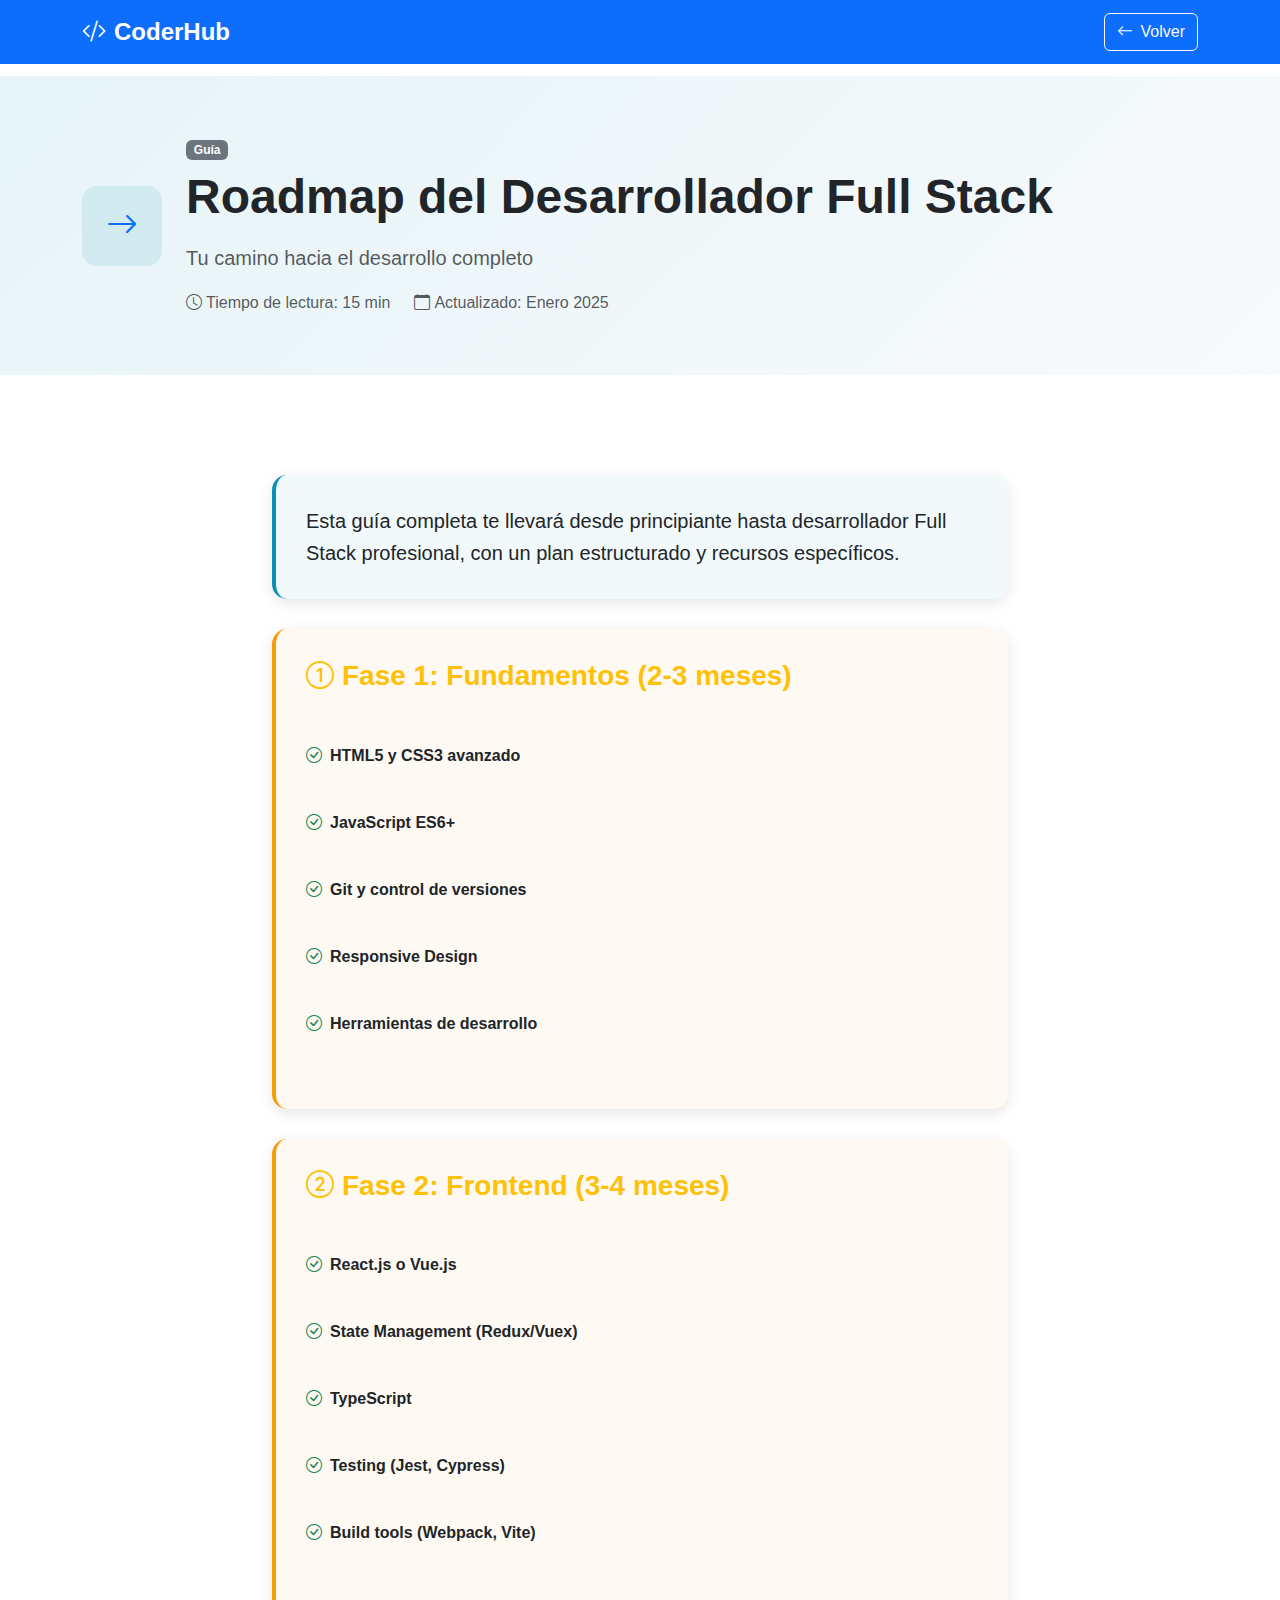
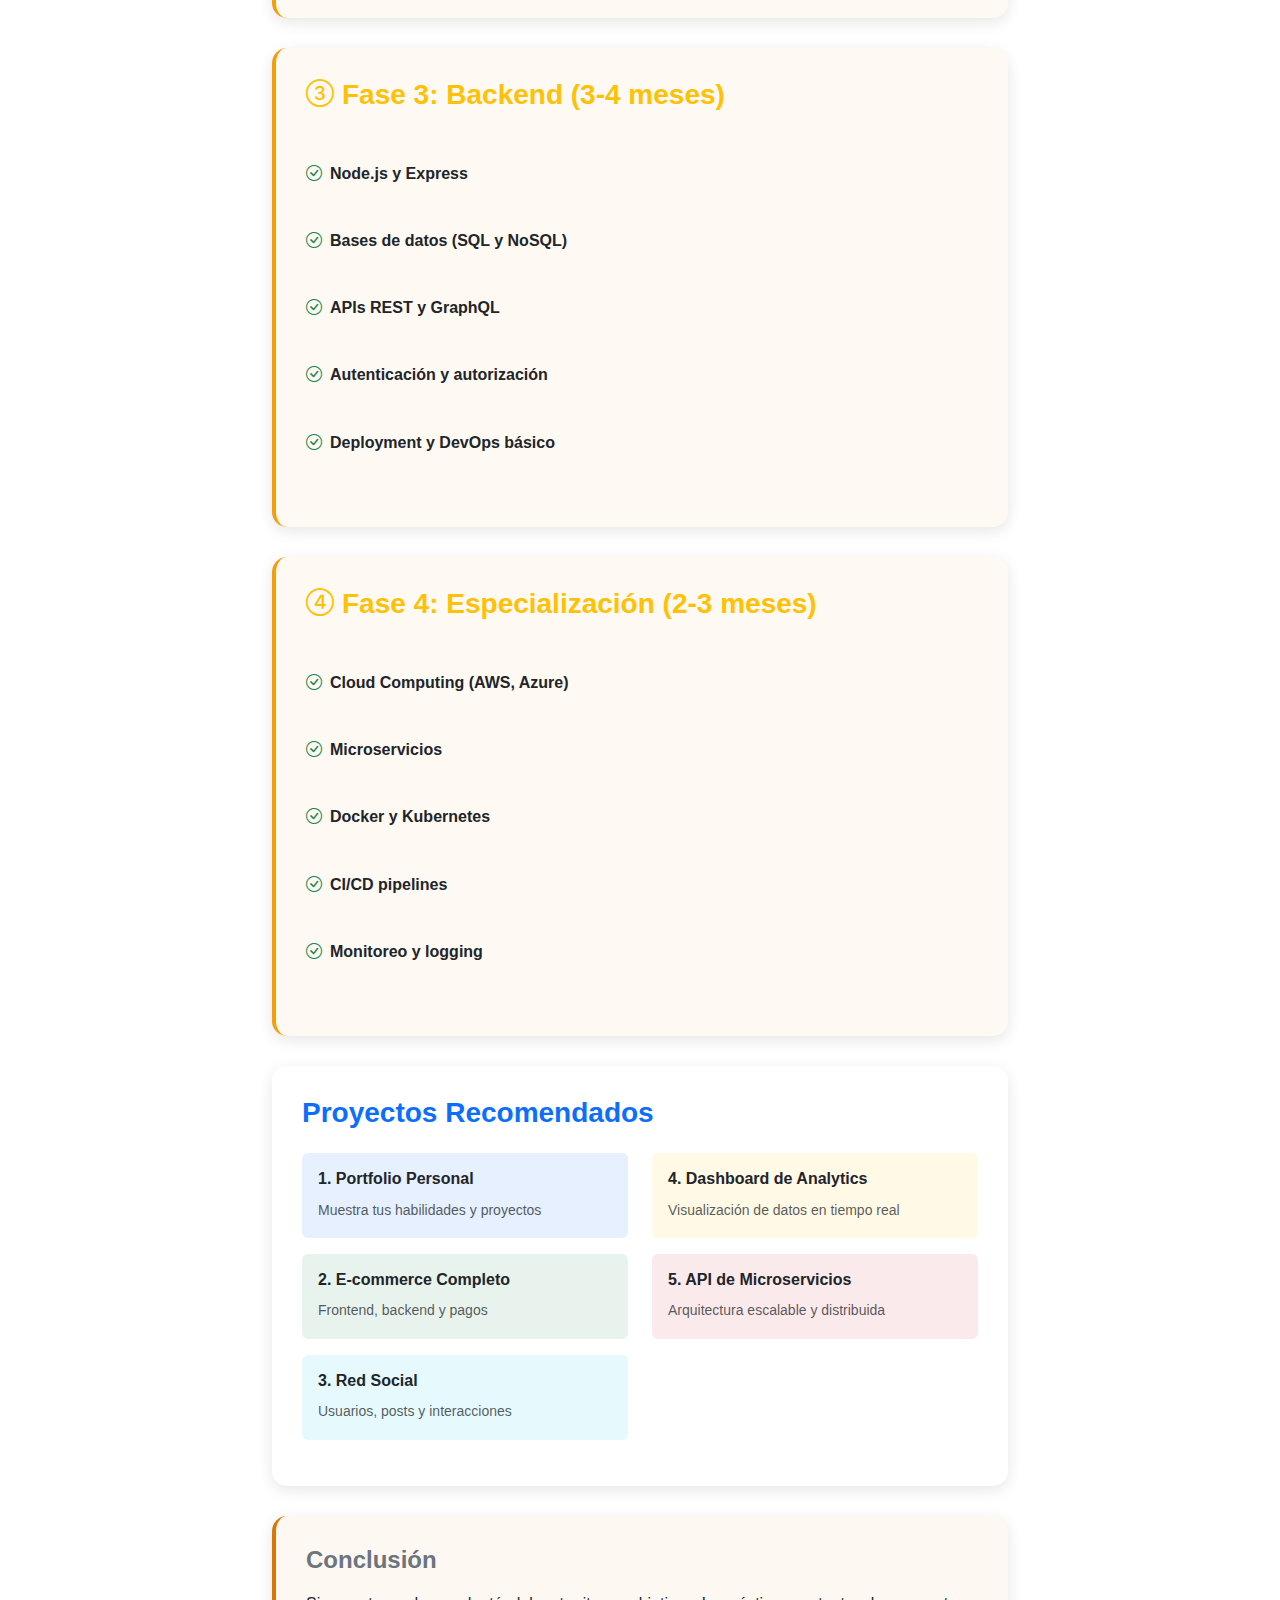
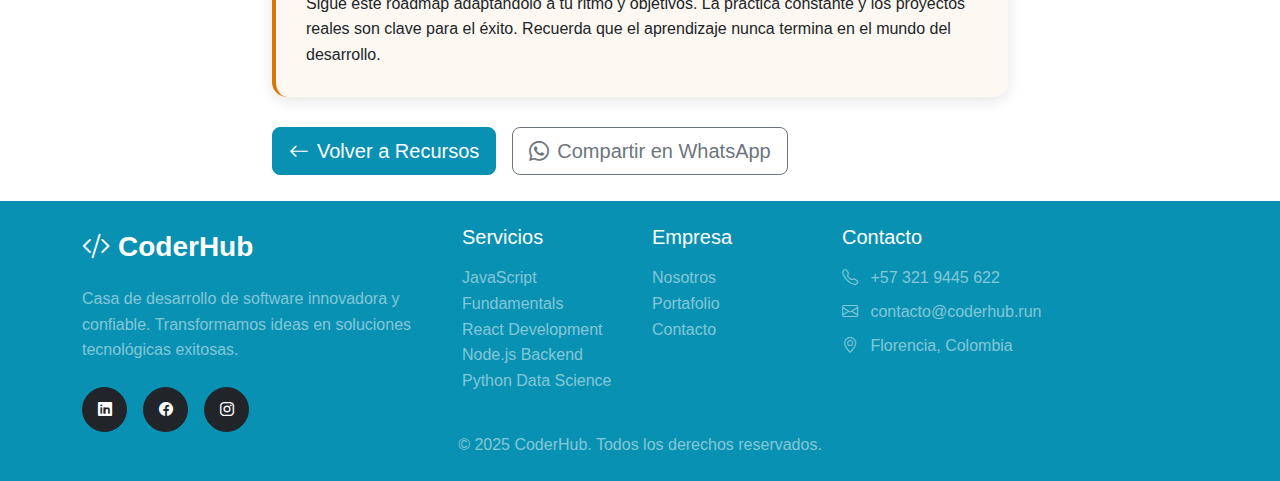
<file: app/portafolio/recurso-roadmap.html>
<!DOCTYPE html>
<html lang="es">
<head>
    <meta charset="UTF-8">
    <meta name="viewport" content="width=device-width, initial-scale=1.0">
    <title>Roadmap del Desarrollador Full Stack</title>
    
    <!-- Bootstrap CSS -->
    <link href="https://cdn.jsdelivr.net/npm/bootstrap@5.3.2/dist/css/bootstrap.min.css" rel="stylesheet">
    <!-- Bootstrap Icons -->
    <link rel="stylesheet" href="https://cdn.jsdelivr.net/npm/bootstrap-icons@1.11.1/font/bootstrap-icons.css">
    <link rel="stylesheet" href="../portafolio/estilo8.css" />
    
</head>
<body>
    
    <nav class="navbar navbar-expand-lg navbar-dark bg-primary fixed-top">
        <div class="container">
            <a class="navbar-brand" href="../../index.html">
                <i class="bi bi-code-slash me-2"></i>CoderHub
            </a>
            
            <div class="ms-auto">
                <a href="../../index.html" class="btn btn-outline-light">
                    <i class="bi bi-arrow-left me-2"></i>Volver
                </a>
            </div>
        </div>
    </nav>

   
    <section class="article-header">
        <div class="container">
            <div class="row align-items-center">
                <div class="col-auto">
                    <div class="article-icon">
                        <i class="bi bi-arrow-right text-primary" style="font-size: 2rem;"></i>
                    </div>
                </div>
                <div class="col">
                    <span class="badge bg-secondary mb-2">Guía</span>
                    <h1 class="display-5 fw-bold mb-3">Roadmap del Desarrollador Full Stack</h1>
                    <p class="lead text-muted mb-3">Tu camino hacia el desarrollo completo</p>
                    <div class="d-flex gap-4 text-muted">
                        <span><i class="bi bi-clock me-1"></i>Tiempo de lectura: 15 min</span>
                        <span><i class="bi bi-calendar me-1"></i>Actualizado: Enero 2025</span>
                    </div>
                </div>
            </div>
        </div>
    </section>

    
    <section class="content-section">
        <div class="container">
            <div class="row justify-content-center">
                <div class="col-lg-8">
                    
                    <div class="content-card intro-card">
                        <p class="fs-5 mb-0">
                            Esta guía completa te llevará desde principiante hasta desarrollador Full Stack profesional, con un plan estructurado y recursos específicos.
                        </p>
                    </div>

                    <!-- Phase 1 -->
                    <div class="content-card phase-card">
                        <h2 class="h3 fw-bold text-warning mb-4">
                            <i class="bi bi-1-circle me-2"></i>Fase 1: Fundamentos (2-3 meses)
                        </h2>
                        <div class="feature-list">
                            <p><i class="bi bi-check-circle text-success me-2"></i><strong>HTML5 y CSS3 avanzado</strong></p>
                            <p><i class="bi bi-check-circle text-success me-2"></i><strong>JavaScript ES6+</strong></p>
                            <p><i class="bi bi-check-circle text-success me-2"></i><strong>Git y control de versiones</strong></p>
                            <p><i class="bi bi-check-circle text-success me-2"></i><strong>Responsive Design</strong></p>
                            <p><i class="bi bi-check-circle text-success me-2"></i><strong>Herramientas de desarrollo</strong></p>
                        </div>
                    </div>

                    <!-- Phase 2 -->
                    <div class="content-card phase-card">
                        <h2 class="h3 fw-bold text-warning mb-4">
                            <i class="bi bi-2-circle me-2"></i>Fase 2: Frontend (3-4 meses)
                        </h2>
                        <div class="feature-list">
                            <p><i class="bi bi-check-circle text-success me-2"></i><strong>React.js o Vue.js</strong></p>
                            <p><i class="bi bi-check-circle text-success me-2"></i><strong>State Management (Redux/Vuex)</strong></p>
                            <p><i class="bi bi-check-circle text-success me-2"></i><strong>TypeScript</strong></p>
                            <p><i class="bi bi-check-circle text-success me-2"></i><strong>Testing (Jest, Cypress)</strong></p>
                            <p><i class="bi bi-check-circle text-success me-2"></i><strong>Build tools (Webpack, Vite)</strong></p>
                        </div>
                    </div>

                    <!-- Phase 3 -->
                    <div class="content-card phase-card">
                        <h2 class="h3 fw-bold text-warning mb-4">
                            <i class="bi bi-3-circle me-2"></i>Fase 3: Backend (3-4 meses)
                        </h2>
                        <div class="feature-list">
                            <p><i class="bi bi-check-circle text-success me-2"></i><strong>Node.js y Express</strong></p>
                            <p><i class="bi bi-check-circle text-success me-2"></i><strong>Bases de datos (SQL y NoSQL)</strong></p>
                            <p><i class="bi bi-check-circle text-success me-2"></i><strong>APIs REST y GraphQL</strong></p>
                            <p><i class="bi bi-check-circle text-success me-2"></i><strong>Autenticación y autorización</strong></p>
                            <p><i class="bi bi-check-circle text-success me-2"></i><strong>Deployment y DevOps básico</strong></p>
                        </div>
                    </div>

                    <!-- Phase 4 -->
                    <div class="content-card phase-card">
                        <h2 class="h3 fw-bold text-warning mb-4">
                            <i class="bi bi-4-circle me-2"></i>Fase 4: Especialización (2-3 meses)
                        </h2>
                        <div class="feature-list">
                            <p><i class="bi bi-check-circle text-success me-2"></i><strong>Cloud Computing (AWS, Azure)</strong></p>
                            <p><i class="bi bi-check-circle text-success me-2"></i><strong>Microservicios</strong></p>
                            <p><i class="bi bi-check-circle text-success me-2"></i><strong>Docker y Kubernetes</strong></p>
                            <p><i class="bi bi-check-circle text-success me-2"></i><strong>CI/CD pipelines</strong></p>
                            <p><i class="bi bi-check-circle text-success me-2"></i><strong>Monitoreo y logging</strong></p>
                        </div>
                    </div>

                    <div class="content-card">
                        <h2 class="h3 fw-bold text-primary mb-4">Proyectos Recomendados</h2>
                        <div class="row">
                            <div class="col-md-6">
                                <div class="bg-primary bg-opacity-10 p-3 rounded mb-3">
                                    <h6 class="fw-bold mb-2">1. Portfolio Personal</h6>
                                    <small class="text-muted">Muestra tus habilidades y proyectos</small>
                                </div>
                                <div class="bg-success bg-opacity-10 p-3 rounded mb-3">
                                    <h6 class="fw-bold mb-2">2. E-commerce Completo</h6>
                                    <small class="text-muted">Frontend, backend y pagos</small>
                                </div>
                                <div class="bg-info bg-opacity-10 p-3 rounded mb-3">
                                    <h6 class="fw-bold mb-2">3. Red Social</h6>
                                    <small class="text-muted">Usuarios, posts y interacciones</small>
                                </div>
                            </div>
                            <div class="col-md-6">
                                <div class="bg-warning bg-opacity-10 p-3 rounded mb-3">
                                    <h6 class="fw-bold mb-2">4. Dashboard de Analytics</h6>
                                    <small class="text-muted">Visualización de datos en tiempo real</small>
                                </div>
                                <div class="bg-danger bg-opacity-10 p-3 rounded mb-3">
                                    <h6 class="fw-bold mb-2">5. API de Microservicios</h6>
                                    <small class="text-muted">Arquitectura escalable y distribuida</small>
                                </div>
                            </div>
                        </div>
                    </div>

                    <!-- Conclusion -->
                    <div class="content-card conclusion-card">
                        <h3 class="h4 fw-bold text-secondary mb-3">Conclusión</h3>
                        <p class="mb-0">
                            Sigue este roadmap adaptándolo a tu ritmo y objetivos. La práctica constante y los proyectos reales son clave para el éxito. Recuerda que el aprendizaje nunca termina en el mundo del desarrollo.
                        </p>
                    </div>

                    <!-- Action Buttons -->
                    <div class="d-flex flex-column flex-sm-row gap-3 mt-4">
                        <a href="../../index.html" class="btn btn-primary btn-lg">
                            <i class="bi bi-arrow-left me-2"></i>Volver a Recursos
                        </a>
                        <a href="https://wa.me/?text=¡Hola!%20Te%20comparto%20esta%20guía%20completa%20de%20CoderHub:%20Roadmap%20del%20Desarrollador%20Full%20Stack.%20Un%20plan%20estructurado%20de%2010-14%20meses%20para%20convertirte%20en%20desarrollador%20profesional.%20¡Incluye%20proyectos%20y%20tecnologías%20actuales!" 
                           class="btn btn-outline-secondary btn-lg" 
                           target="_blank">
                            <i class="bi bi-whatsapp me-2"></i>Compartir en WhatsApp
                        </a>
                    </div>
                </div>
            </div>
        </div>
    </section>

     <!-- Footer -->
    <footer class="footer section-padding">
        <div class="container">
            <div class="row g-4">
                <div class="col-lg-4 mb-4 mb-lg-0">
                    <div class="d-flex align-items-center mb-3">
                        <i class="bi bi-code-slash me-2 fs-3 text-white"></i>
                        <span class="fs-3 fw-bold text-white">CoderHub</span>
                    </div>
                    <p class="text-white-50 mb-4">
                        Casa de desarrollo de software innovadora y confiable. 
                        Transformamos ideas en soluciones tecnológicas exitosas.
                    </p>
                  
                    <div class="d-flex gap-3">
                        <a href="https://www.linkedin.com/company/coderhub" target="_blank"
                            class="btn btn-dark btn-sm rounded-circle d-flex align-items-center justify-content-center"
                            style="width: 45px; height: 45px;">
                            <i class="bi bi-linkedin text-white"></i>
                        </a>
                        <a href="https://www.facebook.com/coderhubchile" target="_blank"
                            class="btn btn-dark btn-sm rounded-circle d-flex align-items-center justify-content-center"
                            style="width: 45px; height: 45px;">
                            <i class="bi bi-facebook text-white"></i>
                        </a>
                        <a href="https://www.instagram.com/codeandsecure_hub?igsh=MTliNThnMjdnNXBkeA==" target="_blank"
                            class="btn btn-dark btn-sm rounded-circle d-flex align-items-center justify-content-center"
                            style="width: 45px; height: 45px;">
                            <i class="bi bi-instagram text-white"></i>
                        </a>
                    </div>
                </div>

                <div class="col-md-4 col-lg-2">
                    <h5 class="mb-3 text-white">Servicios</h5>
                    <ul class="list-unstyled">
                        <li><a href="#servicios" class="text-white-50 text-decoration-none">JavaScript Fundamentals</a></li>
                        <li><a href="#servicios" class="text-white-50 text-decoration-none">React Development</a></li>
                        <li><a href="#servicios" class="text-white-50 text-decoration-none">Node.js Backend</a></li>
                        <li><a href="#servicios" class="text-white-50 text-decoration-none">Python Data Science</a></li>
                    </ul>
                </div>
                <div class="col-md-4 col-lg-2">
                    <h5 class="mb-3 text-white">Empresa</h5>
                    <ul class="list-unstyled">
                        <li><a href="#nosotros" class="text-white-50 text-decoration-none">Nosotros</a></li>
                        <li><a href="#portafolio" class="text-white-50 text-decoration-none">Portafolio</a></li>
                        <li><a href="#contacto" class="text-white-50 text-decoration-none">Contacto</a></li>
                    </ul>
                </div>
              
                <div class="col-md-4 col-lg-4">
                    <h5 class="mb-3 text-white">Contacto</h5>
                    <div class="text-white-50">
                        <p class="mb-2">
                            <i class="bi bi-telephone me-2"></i>
                            +57 321 9445 622
                        </p>
                        <p class="mb-2">
                            <i class="bi bi-envelope me-2"></i>
                            contacto@coderhub.run
                        </p>
                        <p class="mb-0">
                            <i class="bi bi-geo-alt me-2"></i>
                            Florencia, Colombia
                        </p>
                    </div>
                </div>
            </div>
           
            <div class="text-center text-white-50">
                <p>&copy; 2025 CoderHub. Todos los derechos reservados.</p>
            </div>
        </div>
    </footer>

    
    <!-- Bootstrap JS -->
    <script src="https://cdn.jsdelivr.net/npm/bootstrap@5.3.2/dist/js/bootstrap.bundle.min.js"></script>
</body>
</html>
</file>
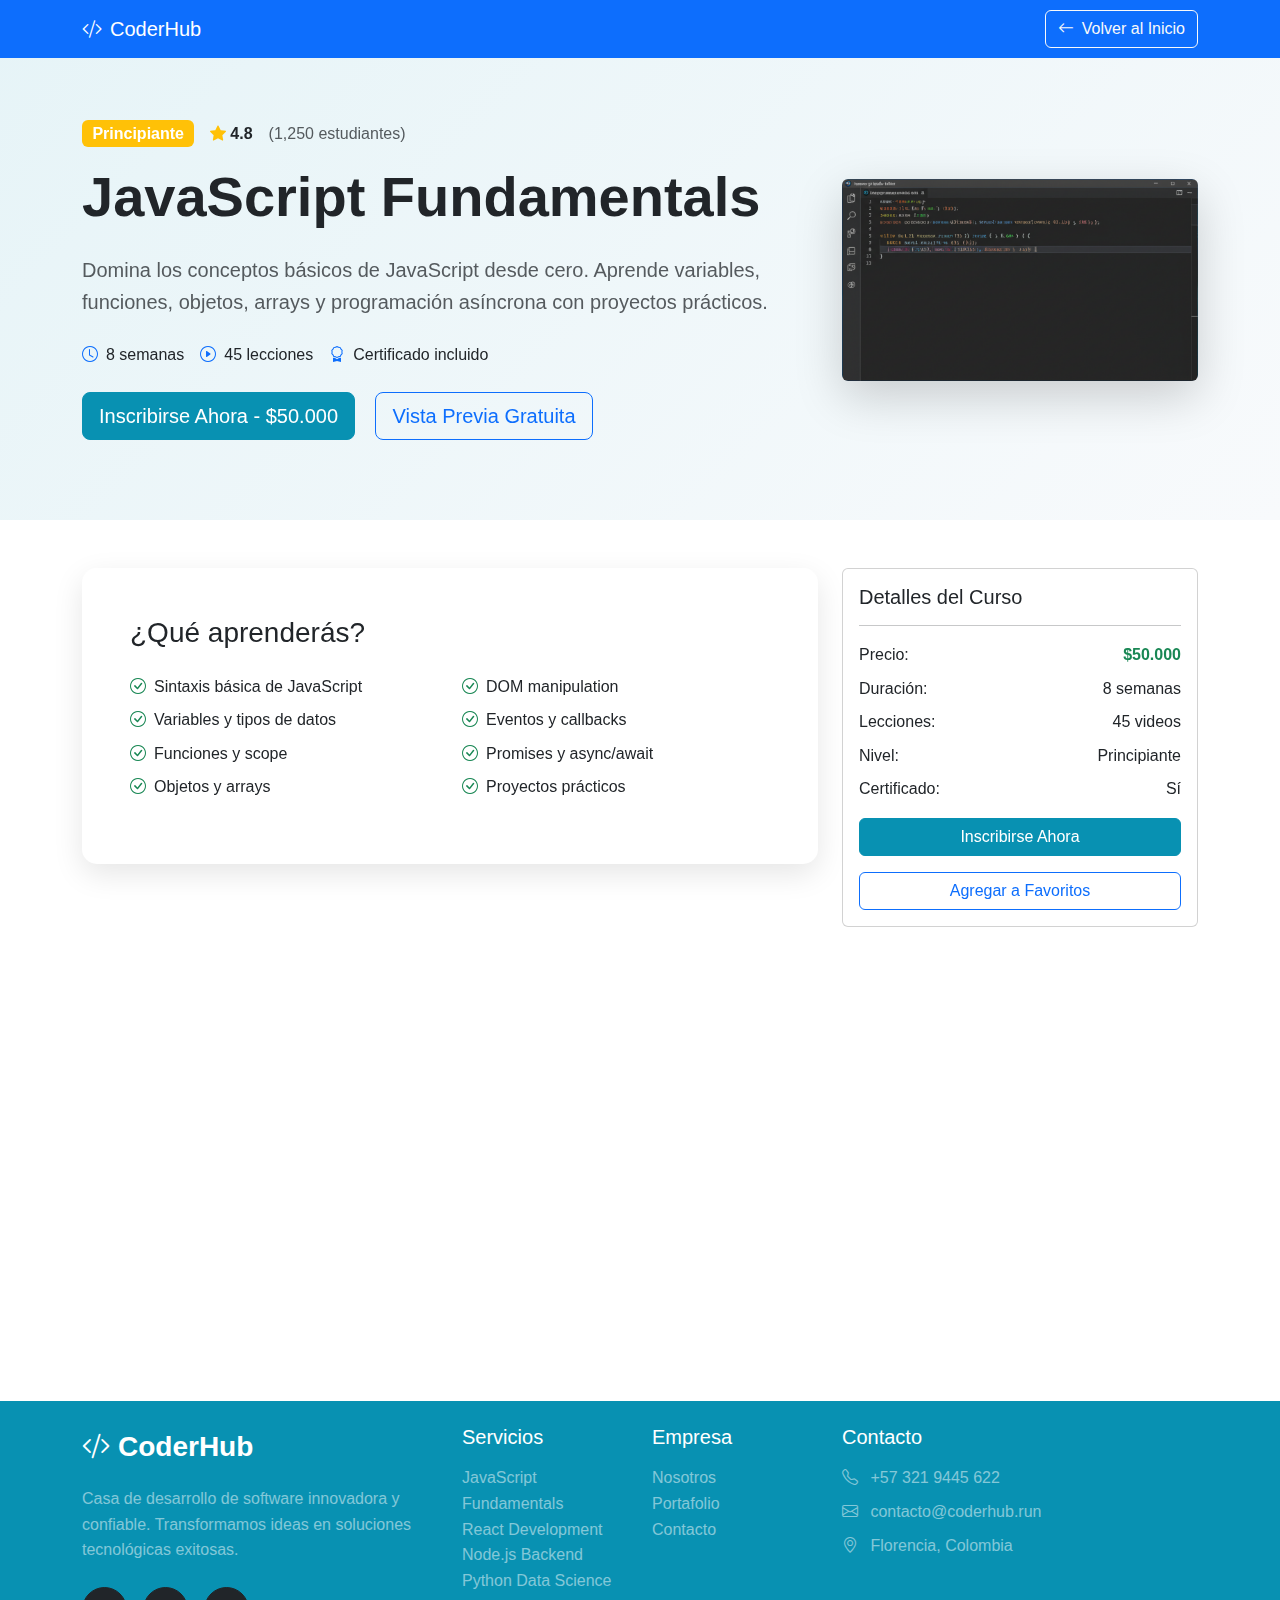
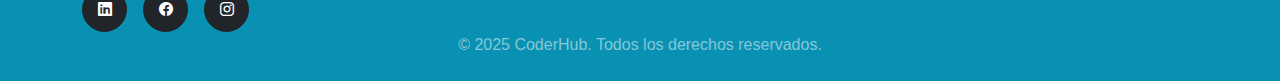
<file: app/servicios/curso-javascript.html>
<!DOCTYPE html>
<html lang="es">
<head>
    <meta charset="UTF-8">
    <meta name="viewport" content="width=device-width, initial-scale=1.0">
    <title>JavaScript Fundamentals </title>
    
    <!-- Bootstrap CSS -->
    <link href="https://cdn.jsdelivr.net/npm/bootstrap@5.3.2/dist/css/bootstrap.min.css" rel="stylesheet">
    <!-- Bootstrap Icons -->
    <link rel="stylesheet" href="https://cdn.jsdelivr.net/npm/bootstrap-icons@1.11.1/font/bootstrap-icons.css">
    <!-- AOS Animation Library -->
    <link href="https://unpkg.com/aos@2.3.1/dist/aos.css" rel="stylesheet">
     <link rel="stylesheet" href="../servicios/estilo1.css" />

   
</head>
<body>
  
    
    <nav class="navbar navbar-expand-lg navbar-dark bg-primary fixed-top">
        <div class="container">
            <a class="navbar-brand" href="C:\Users\perez\Downloads\Parcial2_2025g1_Perez_Ana\index.html">
                <i class="bi bi-code-slash me-2"></i>CoderHub
            </a>
            <button class="btn btn-outline-light" onclick="window.location.href='C:\Users\perez\Downloads\Parcial2_2025g1_Perez_Ana\index.html'">
                <i class="bi bi-arrow-left me-2"></i>Volver al Inicio
            </button>
        </div>
    </nav>

    
    <section class="hero-course">
        <div class="container">
            <div class="row align-items-center">
                <div class="col-lg-8" data-aos="fade-up">
                    <div class="d-flex align-items-center mb-3">
                        <span class="badge bg-warning fs-6 me-3">Principiante</span>
                        <div class="d-flex align-items-center">
                            <i class="bi bi-star-fill text-warning me-1"></i>
                            <span class="fw-semibold me-3">4.8</span>
                            <span class="text-muted">(1,250 estudiantes)</span>
                        </div>
                    </div>
                    <h1 class="display-4 fw-bold mb-4">JavaScript Fundamentals</h1>
                    <p class="lead text-muted mb-4">
                        Domina los conceptos básicos de JavaScript desde cero. Aprende variables, funciones, 
                        objetos, arrays y programación asíncrona con proyectos prácticos.
                    </p>
                    <div class="d-flex flex-wrap gap-3 mb-4">
                        <div class="d-flex align-items-center">
                            <i class="bi bi-clock text-primary me-2"></i>
                            <span>8 semanas</span>
                        </div>
                        <div class="d-flex align-items-center">
                            <i class="bi bi-play-circle text-primary me-2"></i>
                            <span>45 lecciones</span>
                        </div>
                        <div class="d-flex align-items-center">
                            <i class="bi bi-award text-primary me-2"></i>
                            <span>Certificado incluido</span>
                        </div>
                    </div>
                    <button class="btn btn-primary btn-lg me-3">
                        Inscribirse Ahora - $50.000
                    </button>
                    <button class="btn btn-outline-primary btn-lg">
                        Vista Previa Gratuita
                    </button>
                </div>
                <div class="col-lg-4" data-aos="fade-left">
                    <img src="../../public/javascript-code-editor.png" alt="JavaScript Course" class="img-fluid rounded shadow-lg">
                </div>
            </div>
        </div>
    </section>

    <!-- Curso -->
    <section class="py-5">
        <div class="container">
            <div class="row">
                <div class="col-lg-8">
                    <div class="course-content p-5 mb-4" data-aos="fade-up">
                        <h3 class="mb-4">¿Qué aprenderás?</h3>
                        <div class="row">
                            <div class="col-md-6">
                                <ul class="list-unstyled">
                                    <li class="mb-2"><i class="bi bi-check-circle text-success me-2"></i>Sintaxis básica de JavaScript</li>
                                    <li class="mb-2"><i class="bi bi-check-circle text-success me-2"></i>Variables y tipos de datos</li>
                                    <li class="mb-2"><i class="bi bi-check-circle text-success me-2"></i>Funciones y scope</li>
                                    <li class="mb-2"><i class="bi bi-check-circle text-success me-2"></i>Objetos y arrays</li>
                                </ul>
                            </div>
                            <div class="col-md-6">
                                <ul class="list-unstyled">
                                    <li class="mb-2"><i class="bi bi-check-circle text-success me-2"></i>DOM manipulation</li>
                                    <li class="mb-2"><i class="bi bi-check-circle text-success me-2"></i>Eventos y callbacks</li>
                                    <li class="mb-2"><i class="bi bi-check-circle text-success me-2"></i>Promises y async/await</li>
                                    <li class="mb-2"><i class="bi bi-check-circle text-success me-2"></i>Proyectos prácticos</li>
                                </ul>
                            </div>
                        </div>
                    </div>

                    <div class="course-content p-5" data-aos="fade-up" data-aos-delay="200">
                        <h3 class="mb-4">Contenido del Curso</h3>
                        <div class="accordion" id="courseAccordion">
                            <div class="accordion-item">
                                <h2 class="accordion-header">
                                    <button class="accordion-button" type="button" data-bs-toggle="collapse" data-bs-target="#module1">
                                        Módulo 1: Introducción a JavaScript (Semanas 1-2)
                                    </button>
                                </h2>
                                <div id="module1" class="accordion-collapse collapse show" data-bs-parent="#courseAccordion">
                                    <div class="accordion-body">
                                        <div class="module-item p-3 mb-2 rounded">
                                            <i class="bi bi-play-circle me-2"></i>Lección 1: ¿Qué es JavaScript?
                                            <span class="badge bg-secondary ms-2">15 min</span>
                                        </div>
                                        <div class="module-item p-3 mb-2 rounded">
                                            <i class="bi bi-play-circle me-2"></i>Lección 2: Configuración del entorno
                                            <span class="badge bg-secondary ms-2">20 min</span>
                                        </div>
                                        <div class="module-item p-3 mb-2 rounded">
                                            <i class="bi bi-play-circle me-2"></i>Lección 3: Variables y constantes
                                            <span class="badge bg-secondary ms-2">25 min</span>
                                        </div>
                                    </div>
                                </div>
                            </div>
                            <div class="accordion-item">
                                <h2 class="accordion-header">
                                    <button class="accordion-button collapsed" type="button" data-bs-toggle="collapse" data-bs-target="#module2">
                                        Módulo 2: Estructuras de Control (Semanas 3-4)
                                    </button>
                                </h2>
                                <div id="module2" class="accordion-collapse collapse" data-bs-parent="#courseAccordion">
                                    <div class="accordion-body">
                                        <div class="module-item p-3 mb-2 rounded">
                                            <i class="bi bi-play-circle me-2"></i>Lección 4: Condicionales if/else
                                            <span class="badge bg-secondary ms-2">30 min</span>
                                        </div>
                                        <div class="module-item p-3 mb-2 rounded">
                                            <i class="bi bi-play-circle me-2"></i>Lección 5: Bucles for y while
                                            <span class="badge bg-secondary ms-2">35 min</span>
                                        </div>
                                    </div>
                                </div>
                            </div>
                        </div>
                    </div>
                </div>

                <div class="col-lg-4">
                    <div class="card sticky-top" style="top: 100px;" data-aos="fade-left">
                        <div class="card-body">
                            <h5 class="card-title">Detalles del Curso</h5>
                            <hr>
                            <div class="d-flex justify-content-between mb-2">
                                <span>Precio:</span>
                                <span class="fw-bold text-success">$50.000</span>
                            </div>
                            <div class="d-flex justify-content-between mb-2">
                                <span>Duración:</span>
                                <span>8 semanas</span>
                            </div>
                            <div class="d-flex justify-content-between mb-2">
                                <span>Lecciones:</span>
                                <span>45 videos</span>
                            </div>
                            <div class="d-flex justify-content-between mb-2">
                                <span>Nivel:</span>
                                <span>Principiante</span>
                            </div>
                            <div class="d-flex justify-content-between mb-3">
                                <span>Certificado:</span>
                                <span>Sí</span>
                            </div>
                            <button class="btn btn-primary w-100 mb-3">Inscribirse Ahora</button>
                            <button class="btn btn-outline-primary w-100">Agregar a Favoritos</button>
                        </div>
                    </div>
                </div>
            </div>
        </div>
    </section>

    <!-- Footer -->
    <footer class="footer section-padding">
        <div class="container">
            <div class="row g-4">
                <div class="col-lg-4 mb-4 mb-lg-0">
                    <div class="d-flex align-items-center mb-3">
                        <i class="bi bi-code-slash me-2 fs-3 text-white"></i>
                        <span class="fs-3 fw-bold text-white">CoderHub</span>
                    </div>
                    <p class="text-white-50 mb-4">
                        Casa de desarrollo de software innovadora y confiable. 
                        Transformamos ideas en soluciones tecnológicas exitosas.
                    </p>
                    
                    
                    <div class="d-flex gap-3">
                        <a href="https://www.linkedin.com/company/coderhub" target="_blank"
                            class="btn btn-dark btn-sm rounded-circle d-flex align-items-center justify-content-center"
                            style="width: 45px; height: 45px;">
                            <i class="bi bi-linkedin text-white"></i>
                        </a>
                        <a href="https://www.facebook.com/coderhubchile" target="_blank"
                            class="btn btn-dark btn-sm rounded-circle d-flex align-items-center justify-content-center"
                            style="width: 45px; height: 45px;">
                            <i class="bi bi-facebook text-white"></i>
                        </a>
                        <a href="https://www.instagram.com/codeandsecure_hub?igsh=MTliNThnMjdnNXBkeA==" target="_blank"
                            class="btn btn-dark btn-sm rounded-circle d-flex align-items-center justify-content-center"
                            style="width: 45px; height: 45px;">
                            <i class="bi bi-instagram text-white"></i>
                        </a>
                    </div>
                </div>

                <div class="col-md-4 col-lg-2">
                    <h5 class="mb-3 text-white">Servicios</h5>
                    <ul class="list-unstyled">
                        <li><a href="#servicios" class="text-white-50 text-decoration-none">JavaScript Fundamentals</a></li>
                        <li><a href="#servicios" class="text-white-50 text-decoration-none">React Development</a></li>
                        <li><a href="#servicios" class="text-white-50 text-decoration-none">Node.js Backend</a></li>
                        <li><a href="#servicios" class="text-white-50 text-decoration-none">Python Data Science</a></li>
                    </ul>
                </div>
                <div class="col-md-4 col-lg-2">
                    <h5 class="mb-3 text-white">Empresa</h5>
                    <ul class="list-unstyled">
                        <li><a href="#nosotros" class="text-white-50 text-decoration-none">Nosotros</a></li>
                        <li><a href="#portafolio" class="text-white-50 text-decoration-none">Portafolio</a></li>
                        <li><a href="#contacto" class="text-white-50 text-decoration-none">Contacto</a></li>
                    </ul>
                </div>
                
                
                <div class="col-md-4 col-lg-4">
                    <h5 class="mb-3 text-white">Contacto</h5>
                    <div class="text-white-50">
                        <p class="mb-2">
                            <i class="bi bi-telephone me-2"></i>
                            +57 321 9445 622
                        </p>
                        <p class="mb-2">
                            <i class="bi bi-envelope me-2"></i>
                            contacto@coderhub.run
                        </p>
                        <p class="mb-0">
                            <i class="bi bi-geo-alt me-2"></i>
                            Florencia, Colombia
                        </p>
                    </div>
                </div>
            </div>
           
            <div class="text-center text-white-50">
                <p>&copy; 2025 CoderHub. Todos los derechos reservados.</p>
            </div>
        </div>
    </footer>

    <!-- Bootstrap JS -->
    <script src="https://cdn.jsdelivr.net/npm/bootstrap@5.3.2/dist/js/bootstrap.bundle.min.js"></script>
    <!-- AOS Animation JS -->
    <script src="https://unpkg.com/aos@2.3.1/dist/aos.js"></script>
    
    <script>
        AOS.init({
            duration: 800,
            easing: 'ease-out',
            once: true
        });
    </script>
</body>
</html>
</file>
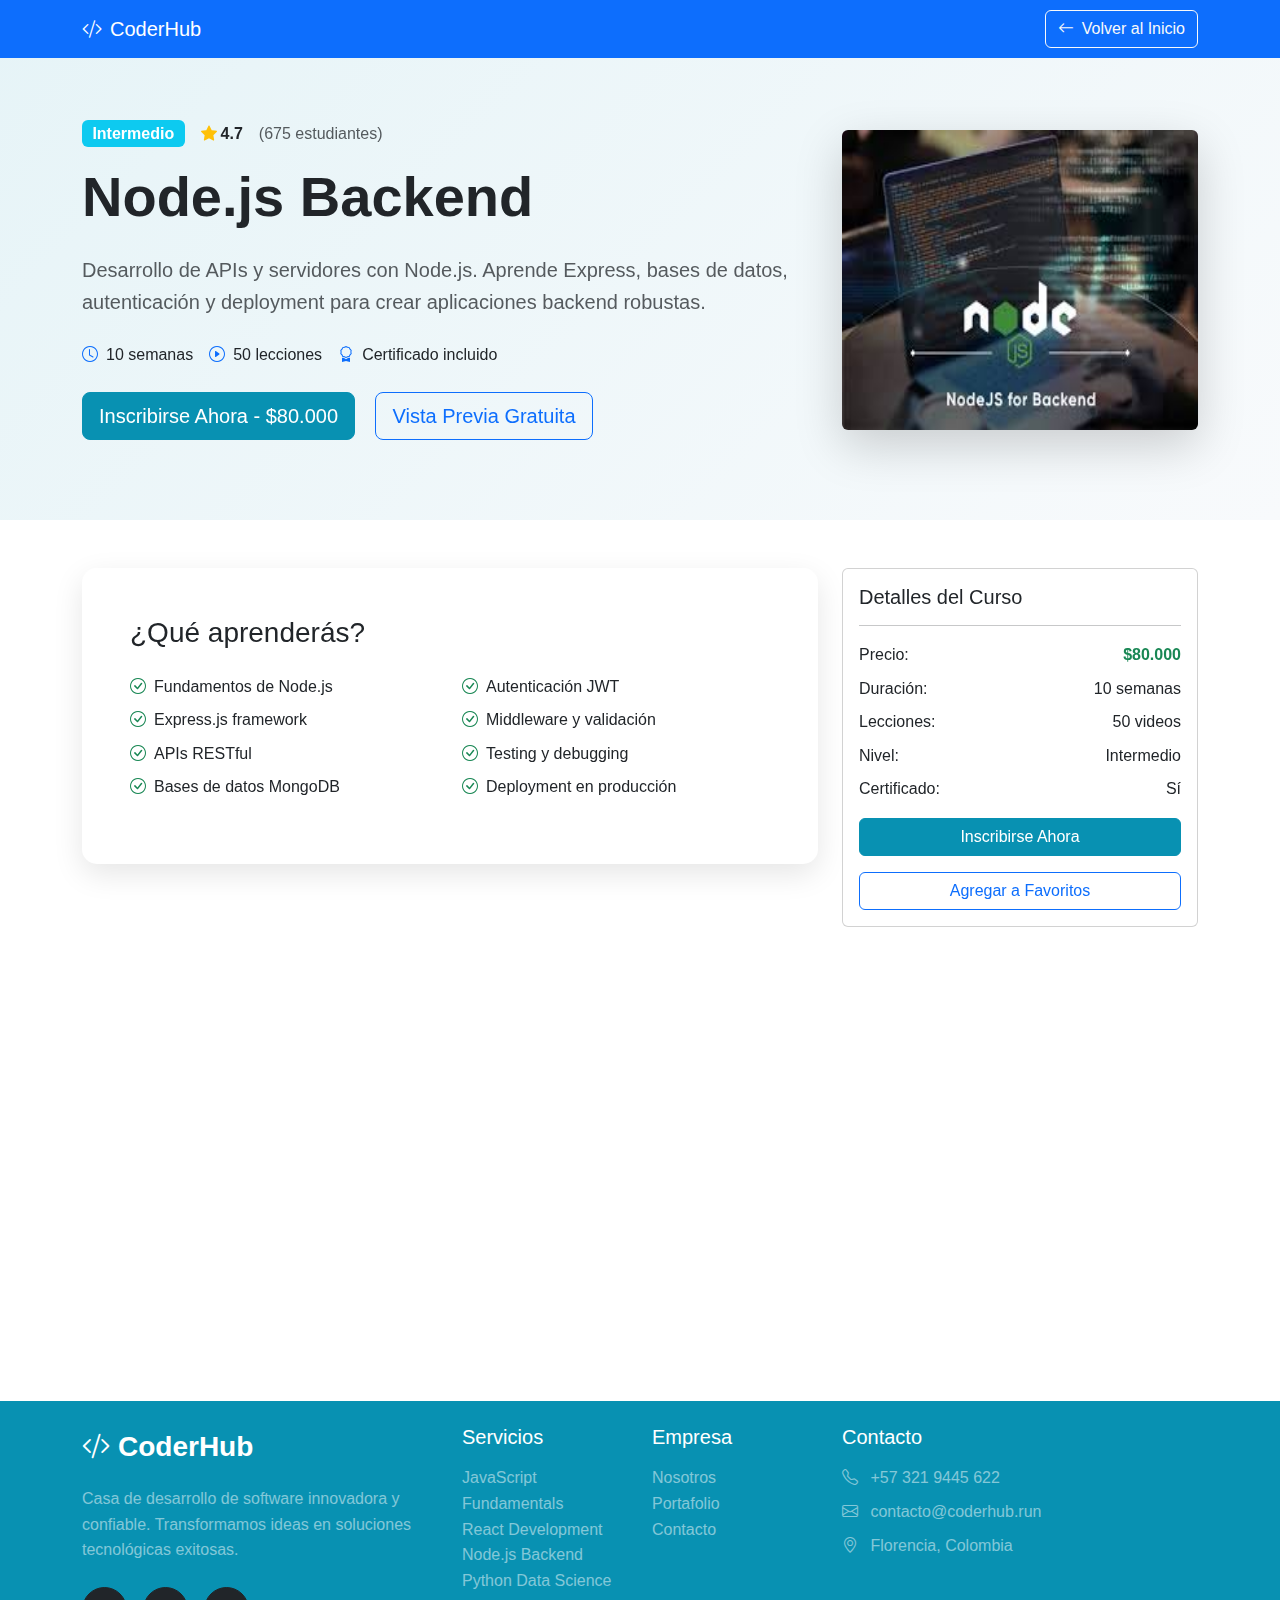
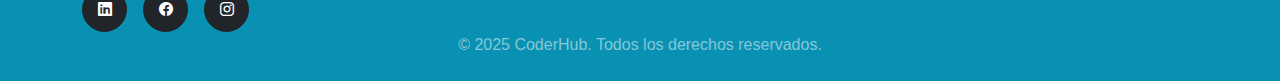
<file: app/servicios/curso-nodejs.html>
<!DOCTYPE html>
<html lang="es">
<head>
    <meta charset="UTF-8">
    <meta name="viewport" content="width=device-width, initial-scale=1.0">
    <title>Node.js Backend</title>
    
    <!-- Bootstrap CSS -->
    <link href="https://cdn.jsdelivr.net/npm/bootstrap@5.3.2/dist/css/bootstrap.min.css" rel="stylesheet">
    <!-- Bootstrap Icons -->
    <link rel="stylesheet" href="https://cdn.jsdelivr.net/npm/bootstrap-icons@1.11.1/font/bootstrap-icons.css">
    <!-- AOS Animation Library -->
    <link href="https://unpkg.com/aos@2.3.1/dist/aos.css" rel="stylesheet">
    <link rel="stylesheet" href="../servicios/estilo3.css" />
    
</head>
<body>
    
    <nav class="navbar navbar-expand-lg navbar-dark bg-primary fixed-top">
        <div class="container">
            <a class="navbar-brand" href="../../index.html">
                <i class="bi bi-code-slash me-2"></i>CoderHub
            </a>
            <button class="btn btn-outline-light" onclick="window.location.href='../../index.html'">
                <i class="bi bi-arrow-left me-2"></i>Volver al Inicio
            </button>
        </div>
    </nav>

    <!-- Hero  -->
    <section class="hero-course">
        <div class="container">
            <div class="row align-items-center">
                <div class="col-lg-8" data-aos="fade-up">
                    <div class="d-flex align-items-center mb-3">
                        <span class="badge bg-info fs-6 me-3">Intermedio</span>
                        <div class="d-flex align-items-center">
                            <i class="bi bi-star-fill text-warning me-1"></i>
                            <span class="fw-semibold me-3">4.7</span>
                            <span class="text-muted">(675 estudiantes)</span>
                        </div>
                    </div>
                    <h1 class="display-4 fw-bold mb-4">Node.js Backend</h1>
                    <p class="lead text-muted mb-4">
                        Desarrollo de APIs y servidores con Node.js. Aprende Express, bases de datos, 
                        autenticación y deployment para crear aplicaciones backend robustas.
                    </p>
                    <div class="d-flex flex-wrap gap-3 mb-4">
                        <div class="d-flex align-items-center">
                            <i class="bi bi-clock text-primary me-2"></i>
                            <span>10 semanas</span>
                        </div>
                        <div class="d-flex align-items-center">
                            <i class="bi bi-play-circle text-primary me-2"></i>
                            <span>50 lecciones</span>
                        </div>
                        <div class="d-flex align-items-center">
                            <i class="bi bi-award text-primary me-2"></i>
                            <span>Certificado incluido</span>
                        </div>
                    </div>
                    <button class="btn btn-primary btn-lg me-3">
                        Inscribirse Ahora - $80.000
                    </button>
                    <button class="btn btn-outline-primary btn-lg">
                        Vista Previa Gratuita
                    </button>
                </div>
                <div class="col-lg-4" data-aos="fade-left">
                    <img src="../../public/node.jpg" alt="Node.js Course" class="img-fluid rounded shadow-lg"
                    style="height: 300px;">
                </div>
            </div>
        </div>
    </section>


    <section class="py-5">
        <div class="container">
            <div class="row">
                <div class="col-lg-8">
                    <div class="course-content p-5 mb-4" data-aos="fade-up">
                        <h3 class="mb-4">¿Qué aprenderás?</h3>
                        <div class="row">
                            <div class="col-md-6">
                                <ul class="list-unstyled">
                                    <li class="mb-2"><i class="bi bi-check-circle text-success me-2"></i>Fundamentos de Node.js</li>
                                    <li class="mb-2"><i class="bi bi-check-circle text-success me-2"></i>Express.js framework</li>
                                    <li class="mb-2"><i class="bi bi-check-circle text-success me-2"></i>APIs RESTful</li>
                                    <li class="mb-2"><i class="bi bi-check-circle text-success me-2"></i>Bases de datos MongoDB</li>
                                </ul>
                            </div>
                            <div class="col-md-6">
                                <ul class="list-unstyled">
                                    <li class="mb-2"><i class="bi bi-check-circle text-success me-2"></i>Autenticación JWT</li>
                                    <li class="mb-2"><i class="bi bi-check-circle text-success me-2"></i>Middleware y validación</li>
                                    <li class="mb-2"><i class="bi bi-check-circle text-success me-2"></i>Testing y debugging</li>
                                    <li class="mb-2"><i class="bi bi-check-circle text-success me-2"></i>Deployment en producción</li>
                                </ul>
                            </div>
                        </div>
                    </div>

                    <div class="course-content p-5" data-aos="fade-up" data-aos-delay="200">
                        <h3 class="mb-4">Contenido del Curso</h3>
                        <div class="accordion" id="courseAccordion">
                            <div class="accordion-item">
                                <h2 class="accordion-header">
                                    <button class="accordion-button" type="button" data-bs-toggle="collapse" data-bs-target="#module1">
                                        Módulo 1: Introducción a Node.js (Semanas 1-2)
                                    </button>
                                </h2>
                                <div id="module1" class="accordion-collapse collapse show" data-bs-parent="#courseAccordion">
                                    <div class="accordion-body">
                                        <div class="module-item p-3 mb-2 rounded">
                                            <i class="bi bi-play-circle me-2"></i>Lección 1: ¿Qué es Node.js?
                                            <span class="badge bg-secondary ms-2">18 min</span>
                                        </div>
                                        <div class="module-item p-3 mb-2 rounded">
                                            <i class="bi bi-play-circle me-2"></i>Lección 2: NPM y módulos
                                            <span class="badge bg-secondary ms-2">22 min</span>
                                        </div>
                                        <div class="module-item p-3 mb-2 rounded">
                                            <i class="bi bi-play-circle me-2"></i>Lección 3: Sistema de archivos
                                            <span class="badge bg-secondary ms-2">28 min</span>
                                        </div>
                                    </div>
                                </div>
                            </div>
                            <div class="accordion-item">
                                <h2 class="accordion-header">
                                    <button class="accordion-button collapsed" type="button" data-bs-toggle="collapse" data-bs-target="#module2">
                                        Módulo 2: Express.js (Semanas 3-5)
                                    </button>
                                </h2>
                                <div id="module2" class="accordion-collapse collapse" data-bs-parent="#courseAccordion">
                                    <div class="accordion-body">
                                        <div class="module-item p-3 mb-2 rounded">
                                            <i class="bi bi-play-circle me-2"></i>Lección 4: Configuración de Express
                                            <span class="badge bg-secondary ms-2">32 min</span>
                                        </div>
                                        <div class="module-item p-3 mb-2 rounded">
                                            <i class="bi bi-play-circle me-2"></i>Lección 5: Rutas y middleware
                                            <span class="badge bg-secondary ms-2">38 min</span>
                                        </div>
                                    </div>
                                </div>
                            </div>
                        </div>
                    </div>
                </div>

                <div class="col-lg-4">
                    <div class="card sticky-top" style="top: 100px;" data-aos="fade-left">
                        <div class="card-body">
                            <h5 class="card-title">Detalles del Curso</h5>
                            <hr>
                            <div class="d-flex justify-content-between mb-2">
                                <span>Precio:</span>
                                <span class="fw-bold text-success">$80.000</span>
                            </div>
                            <div class="d-flex justify-content-between mb-2">
                                <span>Duración:</span>
                                <span>10 semanas</span>
                            </div>
                            <div class="d-flex justify-content-between mb-2">
                                <span>Lecciones:</span>
                                <span>50 videos</span>
                            </div>
                            <div class="d-flex justify-content-between mb-2">
                                <span>Nivel:</span>
                                <span>Intermedio</span>
                            </div>
                            <div class="d-flex justify-content-between mb-3">
                                <span>Certificado:</span>
                                <span>Sí</span>
                            </div>
                            <button class="btn btn-primary w-100 mb-3">Inscribirse Ahora</button>
                            <button class="btn btn-outline-primary w-100">Agregar a Favoritos</button>
                        </div>
                    </div>
                </div>
            </div>
        </div>
    </section>

       <!-- Footer -->
    <footer class="footer section-padding">
        <div class="container">
            <div class="row g-4">
                <div class="col-lg-4 mb-4 mb-lg-0">
                    <div class="d-flex align-items-center mb-3">
                        <i class="bi bi-code-slash me-2 fs-3 text-white"></i>
                        <span class="fs-3 fw-bold text-white">CoderHub</span>
                    </div>
                    <p class="text-white-50 mb-4">
                        Casa de desarrollo de software innovadora y confiable. 
                        Transformamos ideas en soluciones tecnológicas exitosas.
                    </p>
                  
                    <div class="d-flex gap-3">
                        <a href="https://www.linkedin.com/company/coderhub" target="_blank"
                            class="btn btn-dark btn-sm rounded-circle d-flex align-items-center justify-content-center"
                            style="width: 45px; height: 45px;">
                            <i class="bi bi-linkedin text-white"></i>
                        </a>
                        <a href="https://www.facebook.com/coderhubchile" target="_blank"
                            class="btn btn-dark btn-sm rounded-circle d-flex align-items-center justify-content-center"
                            style="width: 45px; height: 45px;">
                            <i class="bi bi-facebook text-white"></i>
                        </a>
                        <a href="https://www.instagram.com/codeandsecure_hub?igsh=MTliNThnMjdnNXBkeA==" target="_blank"
                            class="btn btn-dark btn-sm rounded-circle d-flex align-items-center justify-content-center"
                            style="width: 45px; height: 45px;">
                            <i class="bi bi-instagram text-white"></i>
                        </a>
                    </div>
                </div>

                <div class="col-md-4 col-lg-2">
                    <h5 class="mb-3 text-white">Servicios</h5>
                    <ul class="list-unstyled">
                        <li><a href="#servicios" class="text-white-50 text-decoration-none">JavaScript Fundamentals</a></li>
                        <li><a href="#servicios" class="text-white-50 text-decoration-none">React Development</a></li>
                        <li><a href="#servicios" class="text-white-50 text-decoration-none">Node.js Backend</a></li>
                        <li><a href="#servicios" class="text-white-50 text-decoration-none">Python Data Science</a></li>
                    </ul>
                </div>
                <div class="col-md-4 col-lg-2">
                    <h5 class="mb-3 text-white">Empresa</h5>
                    <ul class="list-unstyled">
                        <li><a href="#nosotros" class="text-white-50 text-decoration-none">Nosotros</a></li>
                        <li><a href="#portafolio" class="text-white-50 text-decoration-none">Portafolio</a></li>
                        <li><a href="#contacto" class="text-white-50 text-decoration-none">Contacto</a></li>
                    </ul>
                </div>
                
                <div class="col-md-4 col-lg-4">
                    <h5 class="mb-3 text-white">Contacto</h5>
                    <div class="text-white-50">
                        <p class="mb-2">
                            <i class="bi bi-telephone me-2"></i>
                            +57 321 9445 622
                        </p>
                        <p class="mb-2">
                            <i class="bi bi-envelope me-2"></i>
                            contacto@coderhub.run
                        </p>
                        <p class="mb-0">
                            <i class="bi bi-geo-alt me-2"></i>
                            Florencia, Colombia
                        </p>
                    </div>
                </div>
            </div>
           
            <div class="text-center text-white-50">
                <p>&copy; 2025 CoderHub. Todos los derechos reservados.</p>
            </div>
        </div>
    </footer>

    <!-- Bootstrap JS -->
    <script src="https://cdn.jsdelivr.net/npm/bootstrap@5.3.2/dist/js/bootstrap.bundle.min.js"></script>
    <!-- AOS Animation JS -->
    <script src="https://unpkg.com/aos@2.3.1/dist/aos.js"></script>
    
    <script>
        AOS.init({
            duration: 800,
            easing: 'ease-out',
            once: true
        });
    </script>
</body>
</html>
</file>
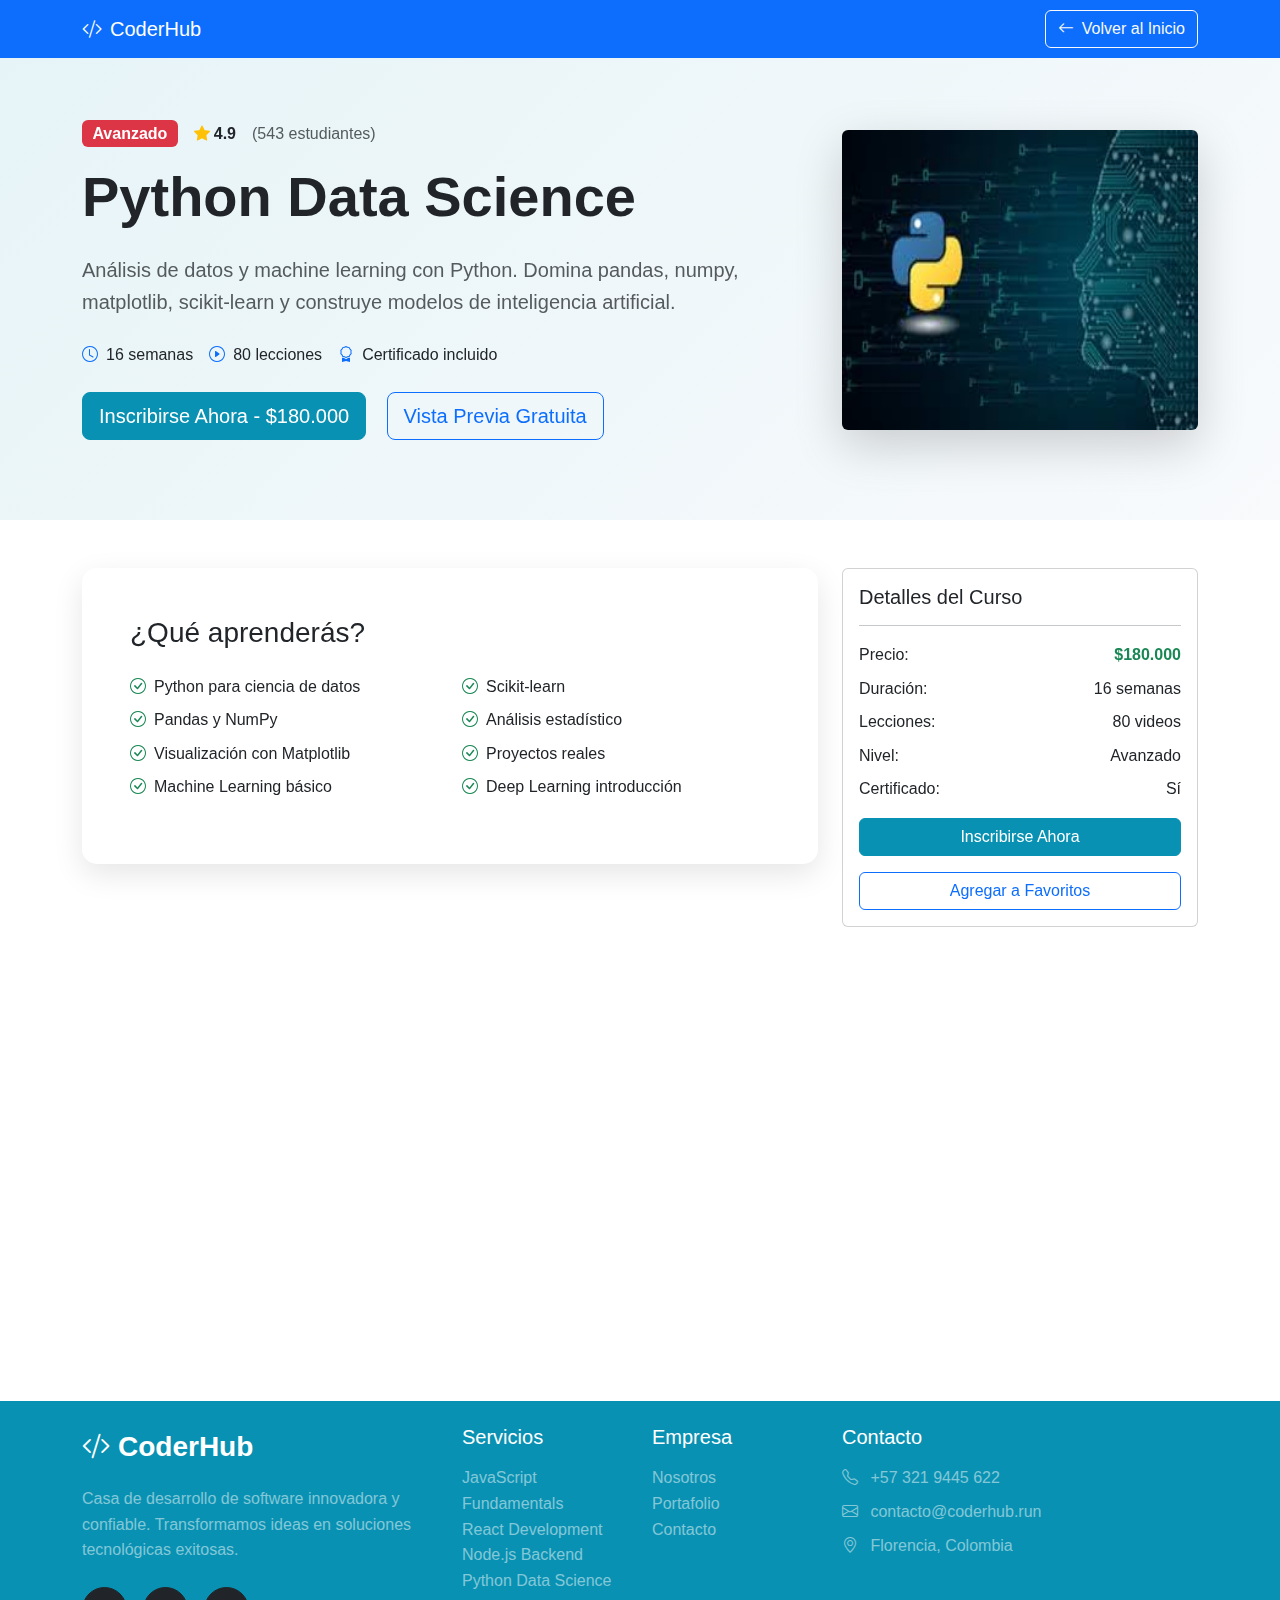
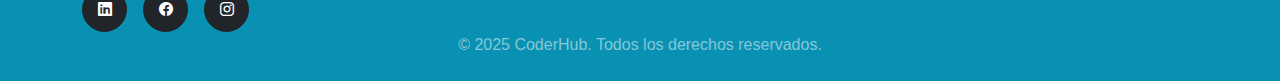
<file: app/servicios/curso-python.html>
<!DOCTYPE html>
<html lang="es">
<head>
    <meta charset="UTF-8">
    <meta name="viewport" content="width=device-width, initial-scale=1.0">
    <title>Python Data Science</title>
    
    <!-- Bootstrap CSS -->
    <link href="https://cdn.jsdelivr.net/npm/bootstrap@5.3.2/dist/css/bootstrap.min.css" rel="stylesheet">
    <!-- Bootstrap Icons -->
    <link rel="stylesheet" href="https://cdn.jsdelivr.net/npm/bootstrap-icons@1.11.1/font/bootstrap-icons.css">
    <!-- AOS Animation Library -->
    <link href="https://unpkg.com/aos@2.3.1/dist/aos.css" rel="stylesheet">
         <link rel="stylesheet" href="../servicios/estilo4.css" />
    
</head>
<body>
    <!-- Navigation -->
    <nav class="navbar navbar-expand-lg navbar-dark bg-primary fixed-top">
        <div class="container">
            <a class="navbar-brand" href="../../index.html">
                <i class="bi bi-code-slash me-2"></i>CoderHub
            </a>
            <button class="btn btn-outline-light" onclick="window.location.href='../../index.html'">
                <i class="bi bi-arrow-left me-2"></i>Volver al Inicio
            </button>
        </div>
    </nav>

    <!-- Hero -->
    <section class="hero-course">
        <div class="container">
            <div class="row align-items-center">
                <div class="col-lg-8" data-aos="fade-up">
                    <div class="d-flex align-items-center mb-3">
                        <span class="badge bg-danger fs-6 me-3">Avanzado</span>
                        <div class="d-flex align-items-center">
                            <i class="bi bi-star-fill text-warning me-1"></i>
                            <span class="fw-semibold me-3">4.9</span>
                            <span class="text-muted">(543 estudiantes)</span>
                        </div>
                    </div>
                    <h1 class="display-4 fw-bold mb-4">Python Data Science</h1>
                    <p class="lead text-muted mb-4">
                        Análisis de datos y machine learning con Python. Domina pandas, numpy, matplotlib, 
                        scikit-learn y construye modelos de inteligencia artificial.
                    </p>
                    <div class="d-flex flex-wrap gap-3 mb-4">
                        <div class="d-flex align-items-center">
                            <i class="bi bi-clock text-primary me-2"></i>
                            <span>16 semanas</span>
                        </div>
                        <div class="d-flex align-items-center">
                            <i class="bi bi-play-circle text-primary me-2"></i>
                            <span>80 lecciones</span>
                        </div>
                        <div class="d-flex align-items-center">
                            <i class="bi bi-award text-primary me-2"></i>
                            <span>Certificado incluido</span>
                        </div>
                    </div>
                    <button class="btn btn-primary btn-lg me-3">
                        Inscribirse Ahora - $180.000
                    </button>
                    <button class="btn btn-outline-primary btn-lg">
                        Vista Previa Gratuita
                    </button>
                </div>
                <div class="col-lg-4" data-aos="fade-left">
                    <img src="../../public/python.jpg" alt="Python Course" class="img-fluid rounded shadow-lg"
                    style="height: 300px;">
                </div>
            </div>
        </div>
    </section>

    
    <section class="py-5">
        <div class="container">
            <div class="row">
                <div class="col-lg-8">
                    <div class="course-content p-5 mb-4" data-aos="fade-up">
                        <h3 class="mb-4">¿Qué aprenderás?</h3>
                        <div class="row">
                            <div class="col-md-6">
                                <ul class="list-unstyled">
                                    <li class="mb-2"><i class="bi bi-check-circle text-success me-2"></i>Python para ciencia de datos</li>
                                    <li class="mb-2"><i class="bi bi-check-circle text-success me-2"></i>Pandas y NumPy</li>
                                    <li class="mb-2"><i class="bi bi-check-circle text-success me-2"></i>Visualización con Matplotlib</li>
                                    <li class="mb-2"><i class="bi bi-check-circle text-success me-2"></i>Machine Learning básico</li>
                                </ul>
                            </div>
                            <div class="col-md-6">
                                <ul class="list-unstyled">
                                    <li class="mb-2"><i class="bi bi-check-circle text-success me-2"></i>Scikit-learn</li>
                                    <li class="mb-2"><i class="bi bi-check-circle text-success me-2"></i>Análisis estadístico</li>
                                    <li class="mb-2"><i class="bi bi-check-circle text-success me-2"></i>Proyectos reales</li>
                                    <li class="mb-2"><i class="bi bi-check-circle text-success me-2"></i>Deep Learning introducción</li>
                                </ul>
                            </div>
                        </div>
                    </div>

                    <div class="course-content p-5" data-aos="fade-up" data-aos-delay="200">
                        <h3 class="mb-4">Contenido del Curso</h3>
                        <div class="accordion" id="courseAccordion">
                            <div class="accordion-item">
                                <h2 class="accordion-header">
                                    <button class="accordion-button" type="button" data-bs-toggle="collapse" data-bs-target="#module1">
                                        Módulo 1: Fundamentos de Python (Semanas 1-4)
                                    </button>
                                </h2>
                                <div id="module1" class="accordion-collapse collapse show" data-bs-parent="#courseAccordion">
                                    <div class="accordion-body">
                                        <div class="module-item p-3 mb-2 rounded">
                                            <i class="bi bi-play-circle me-2"></i>Lección 1: Introducción a Python
                                            <span class="badge bg-secondary ms-2">25 min</span>
                                        </div>
                                        <div class="module-item p-3 mb-2 rounded">
                                            <i class="bi bi-play-circle me-2"></i>Lección 2: Estructuras de datos
                                            <span class="badge bg-secondary ms-2">30 min</span>
                                        </div>
                                        <div class="module-item p-3 mb-2 rounded">
                                            <i class="bi bi-play-circle me-2"></i>Lección 3: Programación orientada a objetos
                                            <span class="badge bg-secondary ms-2">35 min</span>
                                        </div>
                                    </div>
                                </div>
                            </div>
                            <div class="accordion-item">
                                <h2 class="accordion-header">
                                    <button class="accordion-button collapsed" type="button" data-bs-toggle="collapse" data-bs-target="#module2">
                                        Módulo 2: Análisis de Datos (Semanas 5-8)
                                    </button>
                                </h2>
                                <div id="module2" class="accordion-collapse collapse" data-bs-parent="#courseAccordion">
                                    <div class="accordion-body">
                                        <div class="module-item p-3 mb-2 rounded">
                                            <i class="bi bi-play-circle me-2"></i>Lección 4: NumPy para cálculos
                                            <span class="badge bg-secondary ms-2">40 min</span>
                                        </div>
                                        <div class="module-item p-3 mb-2 rounded">
                                            <i class="bi bi-play-circle me-2"></i>Lección 5: Pandas para datos
                                            <span class="badge bg-secondary ms-2">45 min</span>
                                        </div>
                                    </div>
                                </div>
                            </div>
                        </div>
                    </div>
                </div>

                <div class="col-lg-4">
                    <div class="card sticky-top" style="top: 100px;" data-aos="fade-left">
                        <div class="card-body">
                            <h5 class="card-title">Detalles del Curso</h5>
                            <hr>
                            <div class="d-flex justify-content-between mb-2">
                                <span>Precio:</span>
                                <span class="fw-bold text-success">$180.000</span>
                            </div>
                            <div class="d-flex justify-content-between mb-2">
                                <span>Duración:</span>
                                <span>16 semanas</span>
                            </div>
                            <div class="d-flex justify-content-between mb-2">
                                <span>Lecciones:</span>
                                <span>80 videos</span>
                            </div>
                            <div class="d-flex justify-content-between mb-2">
                                <span>Nivel:</span>
                                <span>Avanzado</span>
                            </div>
                            <div class="d-flex justify-content-between mb-3">
                                <span>Certificado:</span>
                                <span>Sí</span>
                            </div>
                            <button class="btn btn-primary w-100 mb-3">Inscribirse Ahora</button>
                            <button class="btn btn-outline-primary w-100">Agregar a Favoritos</button>
                        </div>
                    </div>
                </div>
            </div>
        </div>
    </section>

  
    <footer class="footer section-padding">
        <div class="container">
            <div class="row g-4">
                <div class="col-lg-4 mb-4 mb-lg-0">
                    <div class="d-flex align-items-center mb-3">
                        <i class="bi bi-code-slash me-2 fs-3 text-white"></i>
                        <span class="fs-3 fw-bold text-white">CoderHub</span>
                    </div>
                    <p class="text-white-50 mb-4">
                        Casa de desarrollo de software innovadora y confiable. 
                        Transformamos ideas en soluciones tecnológicas exitosas.
                    </p>
                    <div class="d-flex gap-3">
                        <a href="https://www.linkedin.com/company/coderhub" target="_blank"
                            class="btn btn-dark btn-sm rounded-circle d-flex align-items-center justify-content-center"
                            style="width: 45px; height: 45px;">
                            <i class="bi bi-linkedin text-white"></i>
                        </a>
                        <a href="https://www.facebook.com/coderhubchile" target="_blank"
                            class="btn btn-dark btn-sm rounded-circle d-flex align-items-center justify-content-center"
                            style="width: 45px; height: 45px;">
                            <i class="bi bi-facebook text-white"></i>
                        </a>
                        <a href="https://www.instagram.com/codeandsecure_hub?igsh=MTliNThnMjdnNXBkeA==" target="_blank"
                            class="btn btn-dark btn-sm rounded-circle d-flex align-items-center justify-content-center"
                            style="width: 45px; height: 45px;">
                            <i class="bi bi-instagram text-white"></i>
                        </a>
                    </div>
                </div>

                <div class="col-md-4 col-lg-2">
                    <h5 class="mb-3 text-white">Servicios</h5>
                    <ul class="list-unstyled">
                        <li><a href="#servicios" class="text-white-50 text-decoration-none">JavaScript Fundamentals</a></li>
                        <li><a href="#servicios" class="text-white-50 text-decoration-none">React Development</a></li>
                        <li><a href="#servicios" class="text-white-50 text-decoration-none">Node.js Backend</a></li>
                        <li><a href="#servicios" class="text-white-50 text-decoration-none">Python Data Science</a></li>
                    </ul>
                </div>
                <div class="col-md-4 col-lg-2">
                    <h5 class="mb-3 text-white">Empresa</h5>
                    <ul class="list-unstyled">
                        <li><a href="#nosotros" class="text-white-50 text-decoration-none">Nosotros</a></li>
                        <li><a href="#portafolio" class="text-white-50 text-decoration-none">Portafolio</a></li>
                        <li><a href="#contacto" class="text-white-50 text-decoration-none">Contacto</a></li>
                    </ul>
                </div>
                <div class="col-md-4 col-lg-4">
                    <h5 class="mb-3 text-white">Contacto</h5>
                    <div class="text-white-50">
                        <p class="mb-2">
                            <i class="bi bi-telephone me-2"></i>
                            +57 321 9445 622
                        </p>
                        <p class="mb-2">
                            <i class="bi bi-envelope me-2"></i>
                            contacto@coderhub.run
                        </p>
                        <p class="mb-0">
                            <i class="bi bi-geo-alt me-2"></i>
                            Florencia, Colombia
                        </p>
                    </div>
                </div>
            </div>
           
            <div class="text-center text-white-50">
                <p>&copy; 2025 CoderHub. Todos los derechos reservados.</p>
            </div>
        </div>
    </footer>

    <!-- Bootstrap JS -->
    <script src="https://cdn.jsdelivr.net/npm/bootstrap@5.3.2/dist/js/bootstrap.bundle.min.js"></script>
    <!-- AOS Animation JS -->
    <script src="https://unpkg.com/aos@2.3.1/dist/aos.js"></script>
    
    <script>
        AOS.init({
            duration: 800,
            easing: 'ease-out',
            once: true
        });
    </script>
</body>
</html>
</file>
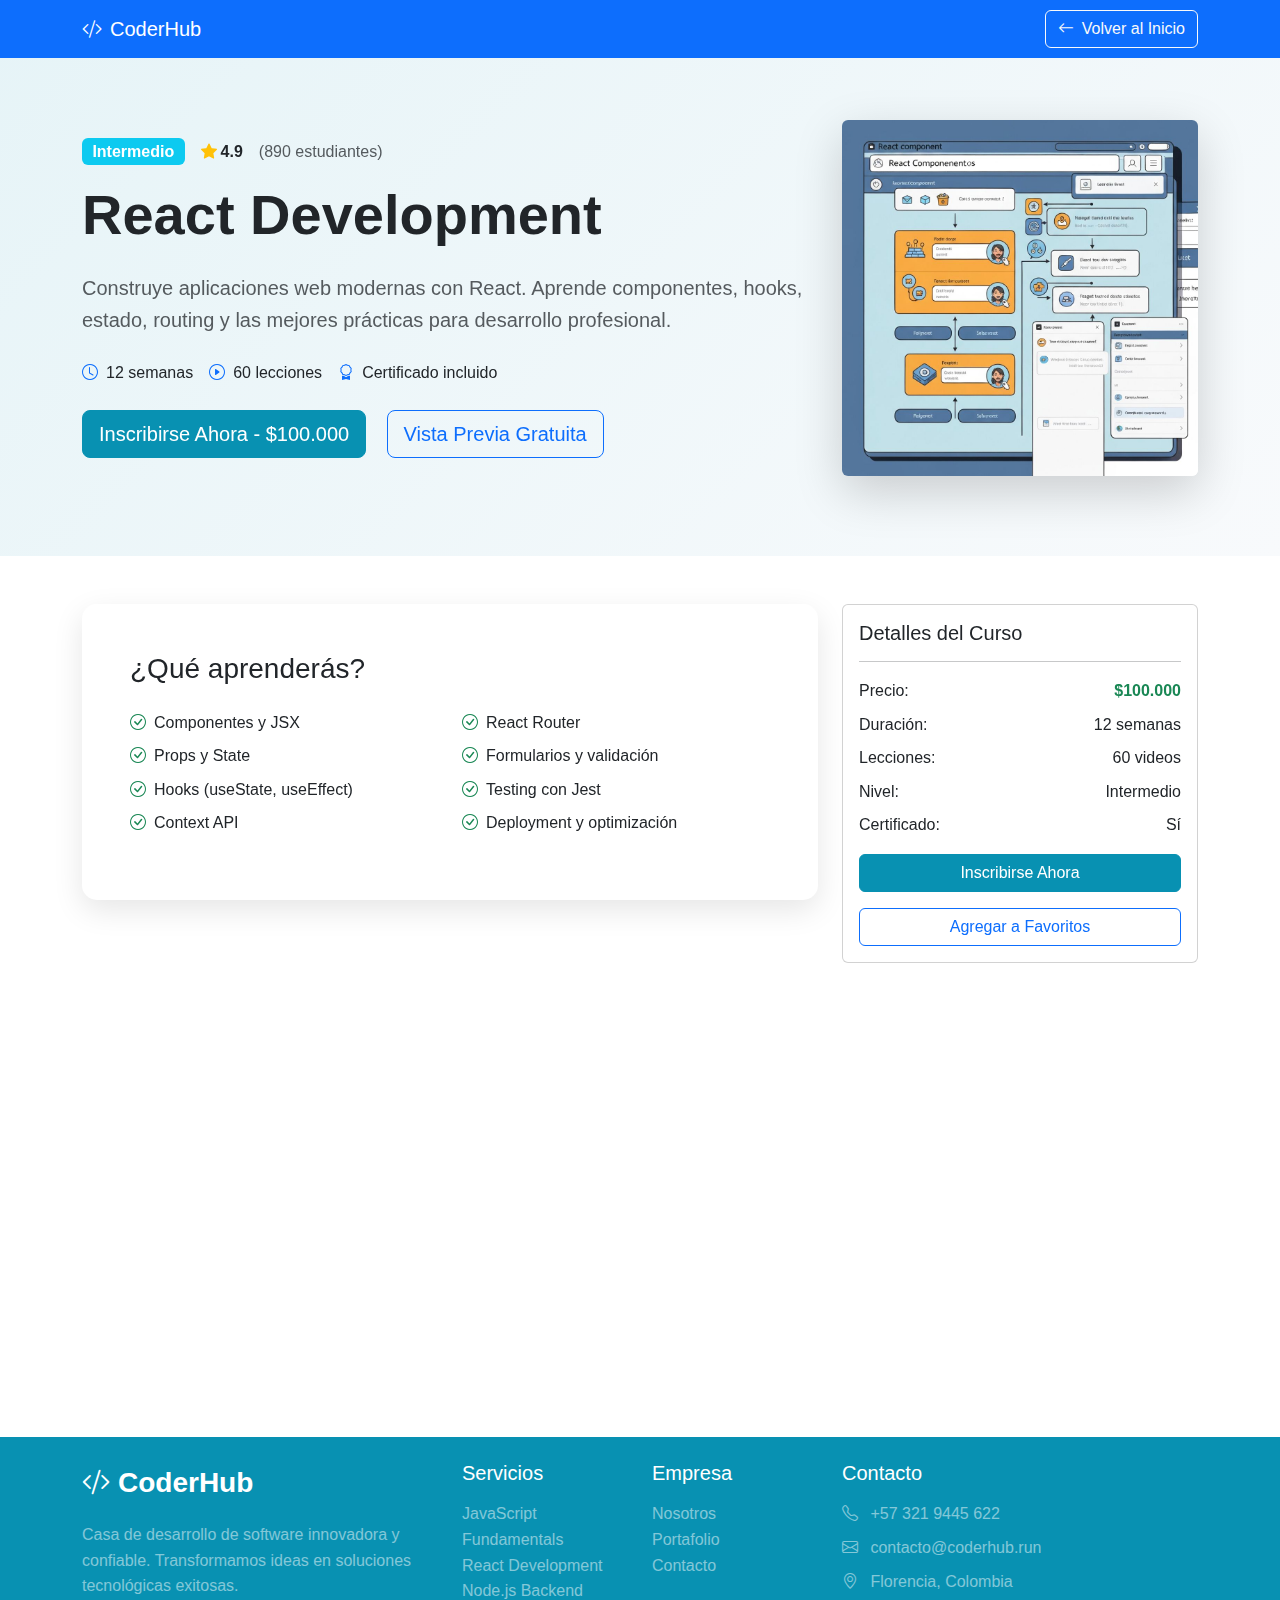
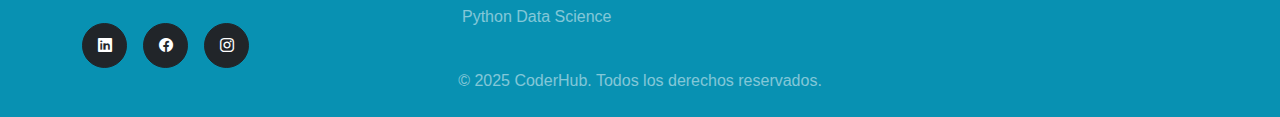
<file: app/servicios/curso-react.html>
<!DOCTYPE html>
<html lang="es">
<head>
    <meta charset="UTF-8">
    <meta name="viewport" content="width=device-width, initial-scale=1.0">
    <title>React Development</title>
    
    <!-- Bootstrap CSS -->
    <link href="https://cdn.jsdelivr.net/npm/bootstrap@5.3.2/dist/css/bootstrap.min.css" rel="stylesheet">
    <!-- Bootstrap Icons -->
    <link rel="stylesheet" href="https://cdn.jsdelivr.net/npm/bootstrap-icons@1.11.1/font/bootstrap-icons.css">
    <!-- AOS Animation Library -->
    <link href="https://unpkg.com/aos@2.3.1/dist/aos.css" rel="stylesheet">
     <link rel="stylesheet" href="../servicios/estilo2.css" />

    
</head>
<body>
    
    <nav class="navbar navbar-expand-lg navbar-dark bg-primary fixed-top">
        <div class="container">
            <a class="navbar-brand" href="../../index.html">
                <i class="bi bi-code-slash me-2"></i>CoderHub
            </a>
            <button class="btn btn-outline-light" onclick="window.location.href='../../index.html'">
                <i class="bi bi-arrow-left me-2"></i>Volver al Inicio
            </button>
        </div>
    </nav>

    
    <section class="hero-course">
        <div class="container">
            <div class="row align-items-center">
                <div class="col-lg-8" data-aos="fade-up">
                    <div class="d-flex align-items-center mb-3">
                        <span class="badge bg-info fs-6 me-3">Intermedio</span>
                        <div class="d-flex align-items-center">
                            <i class="bi bi-star-fill text-warning me-1"></i>
                            <span class="fw-semibold me-3">4.9</span>
                            <span class="text-muted">(890 estudiantes)</span>
                        </div>
                    </div>
                    <h1 class="display-4 fw-bold mb-4">React Development</h1>
                    <p class="lead text-muted mb-4">
                        Construye aplicaciones web modernas con React. Aprende componentes, hooks, estado, 
                        routing y las mejores prácticas para desarrollo profesional.
                    </p>
                    <div class="d-flex flex-wrap gap-3 mb-4">
                        <div class="d-flex align-items-center">
                            <i class="bi bi-clock text-primary me-2"></i>
                            <span>12 semanas</span>
                        </div>
                        <div class="d-flex align-items-center">
                            <i class="bi bi-play-circle text-primary me-2"></i>
                            <span>60 lecciones</span>
                        </div>
                        <div class="d-flex align-items-center">
                            <i class="bi bi-award text-primary me-2"></i>
                            <span>Certificado incluido</span>
                        </div>
                    </div>
                    <button class="btn btn-primary btn-lg me-3">
                        Inscribirse Ahora - $100.000
                    </button>
                    <button class="btn btn-outline-primary btn-lg">
                        Vista Previa Gratuita
                    </button>
                </div>
                <div class="col-lg-4" data-aos="fade-left">
                    <img src="../../public/react-components-interface.jpg" alt="React Course" class="img-fluid rounded shadow-lg">
                </div>
            </div>
        </div>
    </section>

    
    <section class="py-5">
        <div class="container">
            <div class="row">
                <div class="col-lg-8">
                    <div class="course-content p-5 mb-4" data-aos="fade-up">
                        <h3 class="mb-4">¿Qué aprenderás?</h3>
                        <div class="row">
                            <div class="col-md-6">
                                <ul class="list-unstyled">
                                    <li class="mb-2"><i class="bi bi-check-circle text-success me-2"></i>Componentes y JSX</li>
                                    <li class="mb-2"><i class="bi bi-check-circle text-success me-2"></i>Props y State</li>
                                    <li class="mb-2"><i class="bi bi-check-circle text-success me-2"></i>Hooks (useState, useEffect)</li>
                                    <li class="mb-2"><i class="bi bi-check-circle text-success me-2"></i>Context API</li>
                                </ul>
                            </div>
                            <div class="col-md-6">
                                <ul class="list-unstyled">
                                    <li class="mb-2"><i class="bi bi-check-circle text-success me-2"></i>React Router</li>
                                    <li class="mb-2"><i class="bi bi-check-circle text-success me-2"></i>Formularios y validación</li>
                                    <li class="mb-2"><i class="bi bi-check-circle text-success me-2"></i>Testing con Jest</li>
                                    <li class="mb-2"><i class="bi bi-check-circle text-success me-2"></i>Deployment y optimización</li>
                                </ul>
                            </div>
                        </div>
                    </div>

                    <div class="course-content p-5" data-aos="fade-up" data-aos-delay="200">
                        <h3 class="mb-4">Contenido del Curso</h3>
                        <div class="accordion" id="courseAccordion">
                            <div class="accordion-item">
                                <h2 class="accordion-header">
                                    <button class="accordion-button" type="button" data-bs-toggle="collapse" data-bs-target="#module1">
                                        Módulo 1: Fundamentos de React (Semanas 1-3)
                                    </button>
                                </h2>
                                <div id="module1" class="accordion-collapse collapse show" data-bs-parent="#courseAccordion">
                                    <div class="accordion-body">
                                        <div class="module-item p-3 mb-2 rounded">
                                            <i class="bi bi-play-circle me-2"></i>Lección 1: Introducción a React
                                            <span class="badge bg-secondary ms-2">20 min</span>
                                        </div>
                                        <div class="module-item p-3 mb-2 rounded">
                                            <i class="bi bi-play-circle me-2"></i>Lección 2: JSX y componentes
                                            <span class="badge bg-secondary ms-2">25 min</span>
                                        </div>
                                        <div class="module-item p-3 mb-2 rounded">
                                            <i class="bi bi-play-circle me-2"></i>Lección 3: Props y comunicación
                                            <span class="badge bg-secondary ms-2">30 min</span>
                                        </div>
                                    </div>
                                </div>
                            </div>
                            <div class="accordion-item">
                                <h2 class="accordion-header">
                                    <button class="accordion-button collapsed" type="button" data-bs-toggle="collapse" data-bs-target="#module2">
                                        Módulo 2: Hooks y Estado (Semanas 4-6)
                                    </button>
                                </h2>
                                <div id="module2" class="accordion-collapse collapse" data-bs-parent="#courseAccordion">
                                    <div class="accordion-body">
                                        <div class="module-item p-3 mb-2 rounded">
                                            <i class="bi bi-play-circle me-2"></i>Lección 4: useState Hook
                                            <span class="badge bg-secondary ms-2">35 min</span>
                                        </div>
                                        <div class="module-item p-3 mb-2 rounded">
                                            <i class="bi bi-play-circle me-2"></i>Lección 5: useEffect Hook
                                            <span class="badge bg-secondary ms-2">40 min</span>
                                        </div>
                                    </div>
                                </div>
                            </div>
                        </div>
                    </div>
                </div>

                <div class="col-lg-4">
                    <div class="card sticky-top" style="top: 100px;" data-aos="fade-left">
                        <div class="card-body">
                            <h5 class="card-title">Detalles del Curso</h5>
                            <hr>
                            <div class="d-flex justify-content-between mb-2">
                                <span>Precio:</span>
                                <span class="fw-bold text-success">$100.000</span>
                            </div>
                            <div class="d-flex justify-content-between mb-2">
                                <span>Duración:</span>
                                <span>12 semanas</span>
                            </div>
                            <div class="d-flex justify-content-between mb-2">
                                <span>Lecciones:</span>
                                <span>60 videos</span>
                            </div>
                            <div class="d-flex justify-content-between mb-2">
                                <span>Nivel:</span>
                                <span>Intermedio</span>
                            </div>
                            <div class="d-flex justify-content-between mb-3">
                                <span>Certificado:</span>
                                <span>Sí</span>
                            </div>
                            <button class="btn btn-primary w-100 mb-3">Inscribirse Ahora</button>
                            <button class="btn btn-outline-primary w-100">Agregar a Favoritos</button>
                        </div>
                    </div>
                </div>
            </div>
        </div>
    </section>

     <!-- Footer -->
    <footer class="footer section-padding">
        <div class="container">
            <div class="row g-4">
                <div class="col-lg-4 mb-4 mb-lg-0">
                    <div class="d-flex align-items-center mb-3">
                        <i class="bi bi-code-slash me-2 fs-3 text-white"></i>
                        <span class="fs-3 fw-bold text-white">CoderHub</span>
                    </div>
                    <p class="text-white-50 mb-4">
                        Casa de desarrollo de software innovadora y confiable. 
                        Transformamos ideas en soluciones tecnológicas exitosas.
                    </p>
                    <div class="d-flex gap-3">
                        <a href="https://www.linkedin.com/company/coderhub" target="_blank"
                            class="btn btn-dark btn-sm rounded-circle d-flex align-items-center justify-content-center"
                            style="width: 45px; height: 45px;">
                            <i class="bi bi-linkedin text-white"></i>
                        </a>
                        <a href="https://www.facebook.com/coderhubchile" target="_blank"
                            class="btn btn-dark btn-sm rounded-circle d-flex align-items-center justify-content-center"
                            style="width: 45px; height: 45px;">
                            <i class="bi bi-facebook text-white"></i>
                        </a>
                        <a href="https://www.instagram.com/codeandsecure_hub?igsh=MTliNThnMjdnNXBkeA==" target="_blank"
                            class="btn btn-dark btn-sm rounded-circle d-flex align-items-center justify-content-center"
                            style="width: 45px; height: 45px;">
                            <i class="bi bi-instagram text-white"></i>
                        </a>
                    </div>
                </div>

                <div class="col-md-4 col-lg-2">
                    <h5 class="mb-3 text-white">Servicios</h5>
                    <ul class="list-unstyled">
                        <li><a href="#servicios" class="text-white-50 text-decoration-none">JavaScript Fundamentals</a></li>
                        <li><a href="#servicios" class="text-white-50 text-decoration-none">React Development</a></li>
                        <li><a href="#servicios" class="text-white-50 text-decoration-none">Node.js Backend</a></li>
                        <li><a href="#servicios" class="text-white-50 text-decoration-none">Python Data Science</a></li>
                    </ul>
                </div>
                <div class="col-md-4 col-lg-2">
                    <h5 class="mb-3 text-white">Empresa</h5>
                    <ul class="list-unstyled">
                        <li><a href="#nosotros" class="text-white-50 text-decoration-none">Nosotros</a></li>
                        <li><a href="#portafolio" class="text-white-50 text-decoration-none">Portafolio</a></li>
                        <li><a href="#contacto" class="text-white-50 text-decoration-none">Contacto</a></li>
                    </ul>
                </div>
                <div class="col-md-4 col-lg-4">
                    <h5 class="mb-3 text-white">Contacto</h5>
                    <div class="text-white-50">
                        <p class="mb-2">
                            <i class="bi bi-telephone me-2"></i>
                            +57 321 9445 622
                        </p>
                        <p class="mb-2">
                            <i class="bi bi-envelope me-2"></i>
                            contacto@coderhub.run
                        </p>
                        <p class="mb-0">
                            <i class="bi bi-geo-alt me-2"></i>
                            Florencia, Colombia
                        </p>
                    </div>
                </div>
            </div>
           
            <div class="text-center text-white-50">
                <p>&copy; 2025 CoderHub. Todos los derechos reservados.</p>
            </div>
        </div>
    </footer>

    
    <!-- Bootstrap JS -->
    <script src="https://cdn.jsdelivr.net/npm/bootstrap@5.3.2/dist/js/bootstrap.bundle.min.js"></script>
    <!-- AOS Animation JS -->
    <script src="https://unpkg.com/aos@2.3.1/dist/aos.js"></script>
    
    <script>
        AOS.init({
            duration: 800,
            easing: 'ease-out',
            once: true
        });
    </script>
</body>
</html>
</file>
<file: app/contacto/estilo9.css>
:root {
            --primary-color: #0891b2;
            --secondary-color: #d97706;
            --accent-color: #f59e0b;
            --dark-color: #1e293b;
            --light-color: #f8fafc;
        }
        
        body {
            font-family: 'Segoe UI', Tahoma, Geneva, Verdana, sans-serif;
            line-height: 1.6;
            background: linear-gradient(135deg, rgba(8, 145, 178, 0.05) 0%, rgba(248, 250, 252, 1) 100%);
        }
        
        .registration-form {
            background: white;
            border-radius: 20px;
            box-shadow: 0 15px 40px rgba(0, 0, 0, 0.1);
        }
        
        .btn-primary {
            background-color: var(--primary-color);
            border-color: var(--primary-color);
            padding: 12px 30px;
        }
        
        .btn-primary:hover {
            background-color: #0e7490;
            border-color: #0e7490;
        }
        
        .form-control:focus {
            border-color: var(--primary-color);
            box-shadow: 0 0 0 0.2rem rgba(8, 145, 178, 0.25);
        }
        
        .benefit-card {
            background: rgba(8, 145, 178, 0.05);
            border-left: 4px solid var(--primary-color);
            transition: all 0.3s ease;
        }
        
        .benefit-card:hover {
            transform: translateY(-5px);
            box-shadow: 0 10px 25px rgba(0, 0, 0, 0.1);
        }
        .footer {
    padding: 0%;
    height: 280px;
    background-color: var(--primary-color);
    color: white;
}

.footer a {
    color: rgba(255, 255, 255, 0.8);
    text-decoration: none;
    transition: color 0.3s ease;
}

.footer a:hover {
    color: var(--accent-color);
}

.resource-card .btn-link {
    color: var(--primary-color);
    text-decoration: none;
    font-weight: 600;
}

.resource-card .btn-link:hover {
    color: var(--secondary-color);
}
</file>
<file: app/portafolio/estilo6.css>
:root {
            --primary-color: #0891b2;
            --secondary-color: #d97706;
            --accent-color: #f59e0b;
        }
        
        body {
            font-family: 'Segoe UI', Tahoma, Geneva, Verdana, sans-serif;
            line-height: 1.6;
        }
        
        .navbar-brand {
            font-weight: bold;
            font-size: 1.5rem;
        }
        
        .btn-primary {
            background-color: var(--primary-color);
            border-color: var(--primary-color);
        }
        
        .btn-primary:hover {
            background-color: #0e7490;
            border-color: #0e7490;
        }
        
        .content-section {
            padding: 100px 0 50px;
        }
        
        .article-header {
            background: linear-gradient(135deg, rgba(8, 145, 178, 0.1) 0%, rgba(248, 250, 252, 1) 100%);
            padding: 60px 0;
            margin-top: 76px;
        }
        
        .article-icon {
            width: 80px;
            height: 80px;
            background-color: rgba(8, 145, 178, 0.1);
            border-radius: 15px;
            display: flex;
            align-items: center;
            justify-content: center;
        }
        
        .content-card {
            background: white;
            border-radius: 15px;
            padding: 30px;
            box-shadow: 0 4px 15px rgba(0, 0, 0, 0.1);
            margin-bottom: 30px;
        }
        
        .intro-card {
            background: rgba(8, 145, 178, 0.05);
            border-left: 4px solid var(--primary-color);
        }
        
        .conclusion-card {
            background: rgba(217, 119, 6, 0.05);
            border-left: 4px solid var(--secondary-color);
        }
        
       .footer {
    padding: 0%;
    height: 280px;
    background-color: var(--primary-color);
    color: white;
}

.footer a {
    color: rgba(255, 255, 255, 0.8);
    text-decoration: none;
    transition: color 0.3s ease;
}

.footer a:hover {
    color: var(--accent-color);
}

.resource-card .btn-link {
    color: var(--primary-color);
    text-decoration: none;
    font-weight: 600;
}

.resource-card .btn-link:hover {
    color: var(--secondary-color);
}
</file>
<file: app/portafolio/estilo7.css>
:root {
            --primary-color: #0891b2;
            --secondary-color: #d97706;
            --accent-color: #f59e0b;
        }
        
        body {
            font-family: 'Segoe UI', Tahoma, Geneva, Verdana, sans-serif;
            line-height: 1.6;
        }
        
        .navbar-brand {
            font-weight: bold;
            font-size: 1.5rem;
        }
        
        .btn-primary {
            background-color: var(--primary-color);
            border-color: var(--primary-color);
        }
        
        .btn-primary:hover {
            background-color: #0e7490;
            border-color: #0e7490;
        }
        
        .content-section {
            padding: 100px 0 50px;
        }
        
        .article-header {
            background: linear-gradient(135deg, rgba(8, 145, 178, 0.1) 0%, rgba(248, 250, 252, 1) 100%);
            padding: 60px 0;
            margin-top: 76px;
        }
        
        .article-icon {
            width: 80px;
            height: 80px;
            background-color: rgba(8, 145, 178, 0.1);
            border-radius: 15px;
            display: flex;
            align-items: center;
            justify-content: center;
        }
        
        .content-card {
            background: white;
            border-radius: 15px;
            padding: 30px;
            box-shadow: 0 4px 15px rgba(0, 0, 0, 0.1);
            margin-bottom: 30px;
        }
        
        .intro-card {
            background: rgba(8, 145, 178, 0.05);
            border-left: 4px solid var(--primary-color);
        }
        
        .conclusion-card {
            background: rgba(217, 119, 6, 0.05);
            border-left: 4px solid var(--secondary-color);
        }
        
        .feature-list {
            white-space: pre-line;
        }
        
        .footer {
    padding: 0%;
    height: 280px;
    background-color: var(--primary-color);
    color: white;
}

.footer a {
    color: rgba(255, 255, 255, 0.8);
    text-decoration: none;
    transition: color 0.3s ease;
}

.footer a:hover {
    color: var(--accent-color);
}

.resource-card .btn-link {
    color: var(--primary-color);
    text-decoration: none;
    font-weight: 600;
}

.resource-card .btn-link:hover {
    color: var(--secondary-color);
}
</file>
<file: app/portafolio/estilo5.css>
:root {
            --primary-color: #0891b2;
            --secondary-color: #d97706;
            --accent-color: #f59e0b;
        }
        
        body {
            font-family: 'Segoe UI', Tahoma, Geneva, Verdana, sans-serif;
            line-height: 1.6;
        }
        
        .navbar-brand {
            font-weight: bold;
            font-size: 1.5rem;
        }
        
        .btn-primary {
            background-color: var(--primary-color);
            border-color: var(--primary-color);
        }
        
        .btn-primary:hover {
            background-color: #0e7490;
            border-color: #0e7490;
        }
        
        .content-section {
            padding: 100px 0 50px;
        }
        
        .article-header {
            background: linear-gradient(135deg, rgba(8, 145, 178, 0.1) 0%, rgba(248, 250, 252, 1) 100%);
            padding: 60px 0;
            margin-top: 76px;
        }
        
        .article-icon {
            width: 80px;
            height: 80px;
            background-color: rgba(8, 145, 178, 0.1);
            border-radius: 15px;
            display: flex;
            align-items: center;
            justify-content: center;
        }
        
        .content-card {
            background: white;
            border-radius: 15px;
            padding: 30px;
            box-shadow: 0 4px 15px rgba(0, 0, 0, 0.1);
            margin-bottom: 30px;
        }
        
        .intro-card {
            background: rgba(8, 145, 178, 0.05);
            border-left: 4px solid var(--primary-color);
        }
        
        .conclusion-card {
            background: rgba(217, 119, 6, 0.05);
            border-left: 4px solid var(--secondary-color);
        }
        .footer {
    padding: 0%;
    height: 280px;
    background-color: var(--primary-color);
    color: white;
}

.footer a {
    color: rgba(255, 255, 255, 0.8);
    text-decoration: none;
    transition: color 0.3s ease;
}

.footer a:hover {
    color: var(--accent-color);
}

.resource-card .btn-link {
    color: var(--primary-color);
    text-decoration: none;
    font-weight: 600;
}

.resource-card .btn-link:hover {
    color: var(--secondary-color);
}
</file>
<file: app/portafolio/estilo8.css>
:root {
            --primary-color: #0891b2;
            --secondary-color: #d97706;
            --accent-color: #f59e0b;
        }
        
        body {
            font-family: 'Segoe UI', Tahoma, Geneva, Verdana, sans-serif;
            line-height: 1.6;
        }
        
        .navbar-brand {
            font-weight: bold;
            font-size: 1.5rem;
        }
        
        .btn-primary {
            background-color: var(--primary-color);
            border-color: var(--primary-color);
        }
        
        .btn-primary:hover {
            background-color: #0e7490;
            border-color: #0e7490;
        }
        
        .content-section {
            padding: 100px 0 50px;
        }
        
        .article-header {
            background: linear-gradient(135deg, rgba(8, 145, 178, 0.1) 0%, rgba(248, 250, 252, 1) 100%);
            padding: 60px 0;
            margin-top: 76px;
        }
        
        .article-icon {
            width: 80px;
            height: 80px;
            background-color: rgba(8, 145, 178, 0.1);
            border-radius: 15px;
            display: flex;
            align-items: center;
            justify-content: center;
        }
        
        .content-card {
            background: white;
            border-radius: 15px;
            padding: 30px;
            box-shadow: 0 4px 15px rgba(0, 0, 0, 0.1);
            margin-bottom: 30px;
        }
        
        .intro-card {
            background: rgba(8, 145, 178, 0.05);
            border-left: 4px solid var(--primary-color);
        }
        
        .conclusion-card {
            background: rgba(217, 119, 6, 0.05);
            border-left: 4px solid var(--secondary-color);
        }
        
        .phase-card {
            border-left: 4px solid var(--accent-color);
            background: rgba(245, 158, 11, 0.05);
        }
        
        .feature-list {
            white-space: pre-line;
        }
        .footer {
    padding: 0%;
    height: 280px;
    background-color: var(--primary-color);
    color: white;
}

.footer a {
    color: rgba(255, 255, 255, 0.8);
    text-decoration: none;
    transition: color 0.3s ease;
}

.footer a:hover {
    color: var(--accent-color);
}

.resource-card .btn-link {
    color: var(--primary-color);
    text-decoration: none;
    font-weight: 600;
}

.resource-card .btn-link:hover {
    color: var(--secondary-color);
}
</file>
<file: app/servicios/estilo1.css>
:root {
            --primary-color: #0891b2;
            --secondary-color: #d97706;
            --accent-color: #f59e0b;
            --dark-color: #1e293b;
            --light-color: #f8fafc;
        }
        
        body {
            font-family: 'Segoe UI', Tahoma, Geneva, Verdana, sans-serif;
            line-height: 1.6;
        }
        
        .hero-course {
            background: linear-gradient(135deg, rgba(8, 145, 178, 0.1) 0%, rgba(248, 250, 252, 1) 100%);
            padding: 120px 0 80px;
        }
        
        .btn-primary {
            background-color: var(--primary-color);
            border-color: var(--primary-color);
        }
        
        .btn-primary:hover {
            background-color: #0e7490;
            border-color: #0e7490;
        }
        
        .course-content {
            background: white;
            border-radius: 15px;
            box-shadow: 0 10px 30px rgba(0, 0, 0, 0.1);
        }
        
        .module-item {
            border-left: 4px solid var(--primary-color);
            background: rgba(8, 145, 178, 0.05);
        }
        .footer {
    padding: 0%;
    height: 280px;
    background-color: var(--primary-color);
    color: white;
}

.footer a {
    color: rgba(255, 255, 255, 0.8);
    text-decoration: none;
    transition: color 0.3s ease;
}

.footer a:hover {
    color: var(--accent-color);
}

.resource-card .btn-link {
    color: var(--primary-color);
    text-decoration: none;
    font-weight: 600;
}

.resource-card .btn-link:hover {
    color: var(--secondary-color);
}
</file>
<file: app/servicios/estilo3.css>
:root {
            --primary-color: #0891b2;
            --secondary-color: #d97706;
            --accent-color: #f59e0b;
            --dark-color: #1e293b;
            --light-color: #f8fafc;
        }
        
        body {
            font-family: 'Segoe UI', Tahoma, Geneva, Verdana, sans-serif;
            line-height: 1.6;
        }
        
        .hero-course {
            background: linear-gradient(135deg, rgba(8, 145, 178, 0.1) 0%, rgba(248, 250, 252, 1) 100%);
            padding: 120px 0 80px;
        }
        
        .btn-primary {
            background-color: var(--primary-color);
            border-color: var(--primary-color);
        }
        
        .btn-primary:hover {
            background-color: #0e7490;
            border-color: #0e7490;
        }
        
        .course-content {
            background: white;
            border-radius: 15px;
            box-shadow: 0 10px 30px rgba(0, 0, 0, 0.1);
        }
        
        .module-item {
            border-left: 4px solid var(--primary-color);
            background: rgba(8, 145, 178, 0.05);
        }
        
        .footer {
    padding: 0%;
    height: 280px;
    background-color: var(--primary-color);
    color: white;
}

.footer a {
    color: rgba(255, 255, 255, 0.8);
    text-decoration: none;
    transition: color 0.3s ease;
}

.footer a:hover {
    color: var(--accent-color);
}

.resource-card .btn-link {
    color: var(--primary-color);
    text-decoration: none;
    font-weight: 600;
}

.resource-card .btn-link:hover {
    color: var(--secondary-color);
}
</file>
<file: app/servicios/estilo4.css>
:root {
     --primary-color: #0891b2;
     --secondary-color: #d97706;
     --accent-color: #f59e0b;
     --dark-color: #1e293b;
     --light-color: #f8fafc;
 }

 body {
     font-family: 'Segoe UI', Tahoma, Geneva, Verdana, sans-serif;
     line-height: 1.6;
 }

 .hero-course {
     background: linear-gradient(135deg, rgba(8, 145, 178, 0.1) 0%, rgba(248, 250, 252, 1) 100%);
     padding: 120px 0 80px;
 }

 .btn-primary {
     background-color: var(--primary-color);
     border-color: var(--primary-color);
 }

 .btn-primary:hover {
     background-color: #0e7490;
     border-color: #0e7490;
 }

 .course-content {
     background: white;
     border-radius: 15px;
     box-shadow: 0 10px 30px rgba(0, 0, 0, 0.1);
 }

 .module-item {
     border-left: 4px solid var(--primary-color);
     background: rgba(8, 145, 178, 0.05);
 }

 .footer {
    padding: 0%;
    height: 280px;
    background-color: var(--primary-color);
    color: white;
}

.footer a {
    color: rgba(255, 255, 255, 0.8);
    text-decoration: none;
    transition: color 0.3s ease;
}

.footer a:hover {
    color: var(--accent-color);
}

.resource-card .btn-link {
    color: var(--primary-color);
    text-decoration: none;
    font-weight: 600;
}

.resource-card .btn-link:hover {
    color: var(--secondary-color);
}
</file>
<file: app/servicios/estilo2.css>
:root {
            --primary-color: #0891b2;
            --secondary-color: #d97706;
            --accent-color: #f59e0b;
            --dark-color: #1e293b;
            --light-color: #f8fafc;
        }
        
        body {
            font-family: 'Segoe UI', Tahoma, Geneva, Verdana, sans-serif;
            line-height: 1.6;
        }
        
        .hero-course {
            background: linear-gradient(135deg, rgba(8, 145, 178, 0.1) 0%, rgba(248, 250, 252, 1) 100%);
            padding: 120px 0 80px;
        }
        
        .btn-primary {
            background-color: var(--primary-color);
            border-color: var(--primary-color);
        }
        
        .btn-primary:hover {
            background-color: #0e7490;
            border-color: #0e7490;
        }
        
        .course-content {
            background: white;
            border-radius: 15px;
            box-shadow: 0 10px 30px rgba(0, 0, 0, 0.1);
        }
        
        .module-item {
            border-left: 4px solid var(--primary-color);
            background: rgba(8, 145, 178, 0.05);
        }
        
        .footer {
    padding: 0%;
    height: 280px;
    background-color: var(--primary-color);
    color: white;
}

.footer a {
    color: rgba(255, 255, 255, 0.8);
    text-decoration: none;
    transition: color 0.3s ease;
}

.footer a:hover {
    color: var(--accent-color);
}

.resource-card .btn-link {
    color: var(--primary-color);
    text-decoration: none;
    font-weight: 600;
}

.resource-card .btn-link:hover {
    color: var(--secondary-color);
}
</file>
